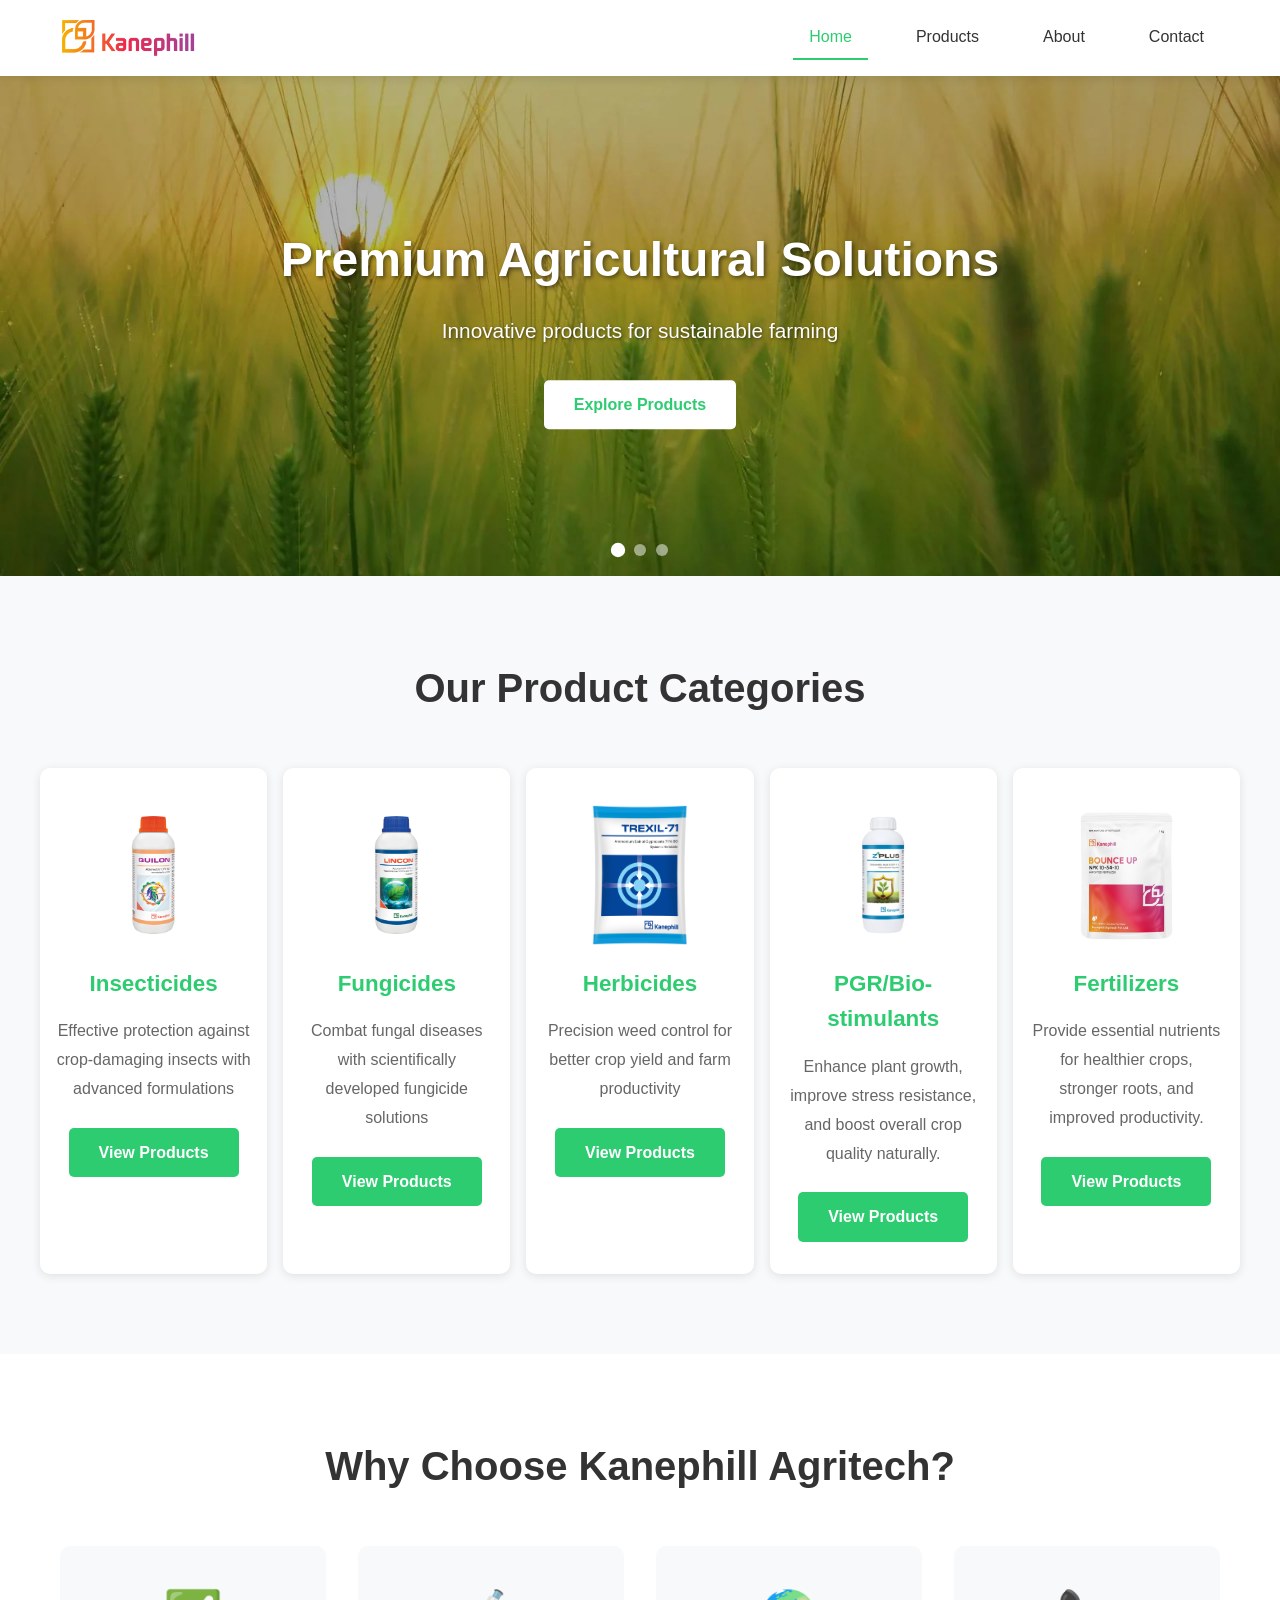
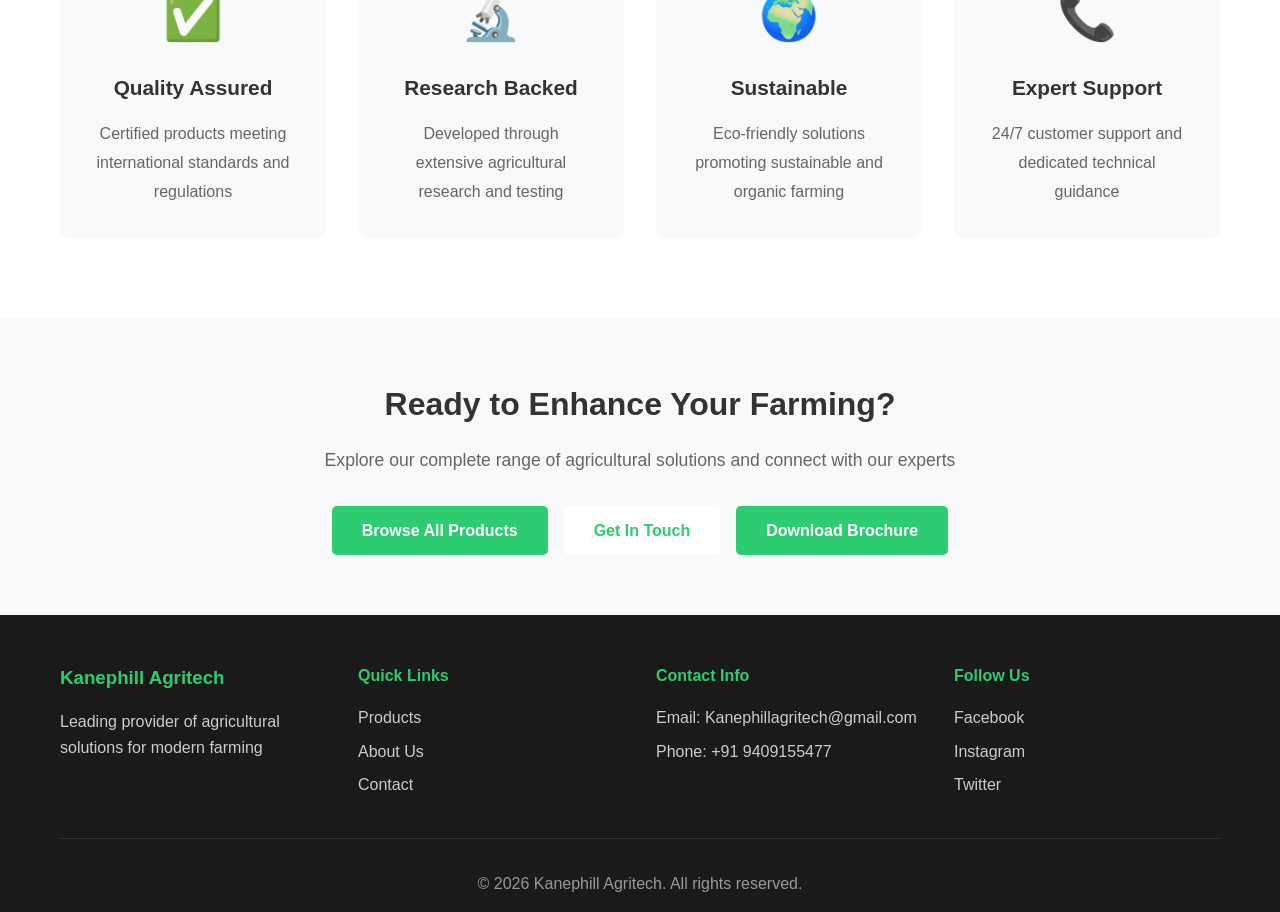
<file: index.html>
<!DOCTYPE html>
<html lang="en">

<head>
    <meta charset="UTF-8">
    <meta name="viewport" content="width=device-width, initial-scale=1.0">
    <title>Kanephill Agritech - Agricultural Solutions</title>
    <meta name="description"
        content="Kanephill Agritech delivers sustainable agricultural products and crop protection solutions for farmers across India, including insecticides, fungicides, herbicides, and fertilizers.">
    <meta name="keywords"
        content="Kanephill Agritech, agricultural solutions, agritech India, crop protection, insecticides, fungicides, herbicides, fertilizers">
    <meta name="robots" content="index, follow">
     <link rel="canonical" href="https://kanephillagritech.com/">
    <meta property="og:title" content="Kanephill Agritech - Agricultural Solutions" />
    <meta property="og:description"
        content="Premium agricultural solutions for sustainable farming, crop protection, and higher yields from Kanephill Agritech." />
    <meta property="og:image" content="Assets/Images/banner1.webp" />
    <meta property="og:url" content="https://kanephillagritech.com/" />
    <meta property="og:site_name" content="Kanephill Agritech" />
    <meta property="og:type" content="website" />
    <meta property="og:locale" content="en_IN" />
    <meta name="twitter:card" content="summary_large_image" />
    <meta name="twitter:title" content="Kanephill Agritech - Agricultural Solutions" />
    <meta name="twitter:description"
        content="Explore sustainable agritech products for Indian farmers, including crop protection and nutrient solutions." />
    <meta name="twitter:image" content="Assets/Images/banner1.webp" />
    <link rel="icon" type="image/png" sizes="32x32" href="/Assets/Images/Logo2.png">
    <link rel="stylesheet" href="Assets/style.css">
    
    <script type="application/ld+json">
    {
        "@context": "https://schema.org",
        "@type": "Organization",
        "name": "Kanephill Agritech",
        "logo": "Assets/Images/Logo.png",
        "sameAs": ["https://www.facebook.com/people/Kanephill-Agritech-Private-Limited/61563167587419/"]
    }
    </script>
</head>

<body>
    <!-- Navigation Bar -->
    <nav class="navbar">
        <div class="container">
            <div class="logo">
                <a href="index.html">
                    <img src="Assets/Images/Logo.png" alt="Kanephill Agritech Logo" class="logo-img">
                </a>
            </div>
            <div class="nav-menu" id="navMenu">
                <a href="index.html" class="active">Home</a>
                <a href="Assets/products.html">Products</a>
                <a href="Assets/about.html">About</a>
                <a href="Assets/contact.html">Contact</a>
            </div>
            <div class="hamburger" id="hamburger">
                <span></span>
                <span></span>
                <span></span>
            </div>
        </div>
    </nav>

    <!-- Hero Section with Banner Slider -->
    <div class="banner-slider">
        <div class="slides">
            <div class="slide">
                <img src="Assets/Images/banner1.webp" alt="Banner 1">
                <div class="slide-content">
                    <h2>Premium Agricultural Solutions</h2>
                    <p>Innovative products for sustainable farming</p>
                    <a href="Assets/products.html" class="btn btn-primary">Explore Products</a>
                </div>
            </div>
            <div class="slide">
                <img src="Assets/Images/banner2.jpeg" alt="Banner 2">
                <div class="slide-content">
                    <h2>Quality Crop Protection</h2>
                    <p>Protect your crops with our advanced solutions</p>
                    <a href="Assets/products.html" class="btn btn-primary">View Products</a>
                </div>
            </div>
            <div class="slide">
                <img src="Assets/Images/banner3.jpeg" alt="Banner 3">
                <div class="slide-content">
                    <h2>Growth Promoters & Fertilizers</h2>
                    <p>Enhance your yield with our premium products</p>
                    <a href="Assets/products.html" class="btn btn-primary">Learn More</a>
                </div>
            </div>
        </div>
        <div class="dots">
            <button class="dot active"></button>
            <button class="dot"></button>
            <button class="dot"></button>
        </div>
    </div>

    <!-- Featured Categories Section -->
    <section class="featured-products">
        <div class="container">
            <h2>Our Product Categories</h2>
            <div class="products-grid">
                <div class="product-card">
                    <div class="category-image">
                        <img src="Assets/Images/Products/KA-INS-001.png" alt="Insecticides">
                    </div>
                    <h3>Insecticides</h3>
                    <p>Effective protection against crop-damaging insects with advanced formulations</p>
                    <a href="Assets/products.html" class="btn btn-secondary">View Products</a>
                </div>
                <div class="product-card">
                    <div class="category-image">
                        <img src="Assets/Images/Products/KA-FUN-001.png" alt="Fungicides">
                    </div>
                    <h3>Fungicides</h3>
                    <p>Combat fungal diseases with scientifically developed fungicide solutions</p>
                    <a href="Assets/products.html" class="btn btn-secondary">View Products</a>
                </div>
                <div class="product-card">
                    <div class="category-image">
                        <img src="Assets/Images/Products/KA-HER-001.png" alt="Herbicides">
                    </div>
                    <h3>Herbicides</h3>
                    <p>Precision weed control for better crop yield and farm productivity</p>
                    <a href="Assets/products.html" class="btn btn-secondary">View Products</a>
                </div>
                <div class="product-card">
                    <div class="category-image">
                        <img src="Assets/Images/Products/KA-PGR-001.png" alt="PGR + Fertilizers">
                    </div>
                    <h3>PGR/Bio-stimulants</h3>
                    <p>Enhance plant growth, improve stress resistance, and boost overall crop quality naturally.</p>
                    <a href="Assets/products.html" class="btn btn-secondary">View Products</a>
                </div>
                <div class="product-card">
                    <div class="category-image">
                        <img src="Assets/Images/Products/KA-FR-001.png" alt="PGR + Fertilizers">
                    </div>
                    <h3>Fertilizers</h3>
                    <p>Provide essential nutrients for healthier crops, stronger roots, and improved productivity.</p>
                    <a href="Assets/products.html" class="btn btn-secondary">View Products</a>
                </div>
            </div>
        </div>
    </section>

    <!-- Why Choose Us -->
    <section class="why-us">
        <div class="container">
            <h2>Why Choose Kanephill Agritech?</h2>
            <div class="features-grid">
                <div class="feature">
                    <div class="feature-icon">✅</div>
                    <h3>Quality Assured</h3>
                    <p>Certified products meeting international standards and regulations</p>
                </div>
                <div class="feature">
                    <div class="feature-icon">🔬</div>
                    <h3>Research Backed</h3>
                    <p>Developed through extensive agricultural research and testing</p>
                </div>
                <div class="feature">
                    <div class="feature-icon">🌍</div>
                    <h3>Sustainable</h3>
                    <p>Eco-friendly solutions promoting sustainable and organic farming</p>
                </div>
                <div class="feature">
                    <div class="feature-icon">📞</div>
                    <h3>Expert Support</h3>
                    <p>24/7 customer support and dedicated technical guidance</p>
                </div>
            </div>
        </div>
    </section>

    <!-- Call to Action -->
    <section class="cta-section">
        <div class="container">
            <h2>Ready to Enhance Your Farming?</h2>
            <p>Explore our complete range of agricultural solutions and connect with our experts</p>
            <div class="cta-buttons">
                <a href="Assets/products.html" class="btn btn-secondary">Browse All Products</a>
                <a href="Assets/contact.html" class="btn btn-primary">Get In Touch</a>
                <a href="Assets/Kanephill_Brochure.pdf" class="btn btn-secondary" download="Kanephill_Brochure.pdf">Download
                    Brochure</a>
            </div>
        </div>
    </section>
    <!-- Developed for
Paresh Mali, Founder & MD — Kanephil Agritech

Website Developed By
Ankit Kushwaha — Freelance Developer

Project Executed By
Aurien Media
Rohit Shah — Founder & CEO

© All Rights Reserved by Aurien Media & Kanephil Agritech Pvt. Ltd. -->
    <!-- Footer -->
    <footer class="footer">
        <div class="container">
            <div class="footer-content">
                <div class="footer-section">
                    <h3>Kanephill Agritech</h3>
                    <p>Leading provider of agricultural solutions for modern farming</p>
                </div>
                <div class="footer-section">
                    <h4>Quick Links</h4>
                    <ul>
                        <li><a href="Assets/products.html">Products</a></li>
                        <li><a href="Assets/about.html">About Us</a></li>
                        <li><a href="Assets/contact.html">Contact</a></li>
                    </ul>
                </div>
                <div class="footer-section">
                    <h4>Contact Info</h4>
                    <p>Email: Kanephillagritech@gmail.com</p>
                    <p>Phone: +91 9409155477</p>
                </div>
                <div class="footer-section">
                    <h4>Follow Us</h4>
                    <ul>
                        <li><a
                                href="https://www.facebook.com/people/Kanephill-Agritech-Private-Limited/61563167587419/">Facebook</a>
                        </li>
                        <li><a href="https://www.instagram.com/kanephill_agritech_pvt_ltd">Instagram</a></li>
                        <li><a href="https://x.com/KLimited87195">Twitter</a></li>
                    </ul>
                </div>
            </div>
            <div class="footer-bottom">
                <p>&copy; 2026 Kanephill Agritech. All rights reserved.</p>
            </div>
        </div>
    </footer>

    <script src="Assets/main.js"></script>
    <script src="Assets/banner-slider.js"></script>
</body>

</html>
</file>
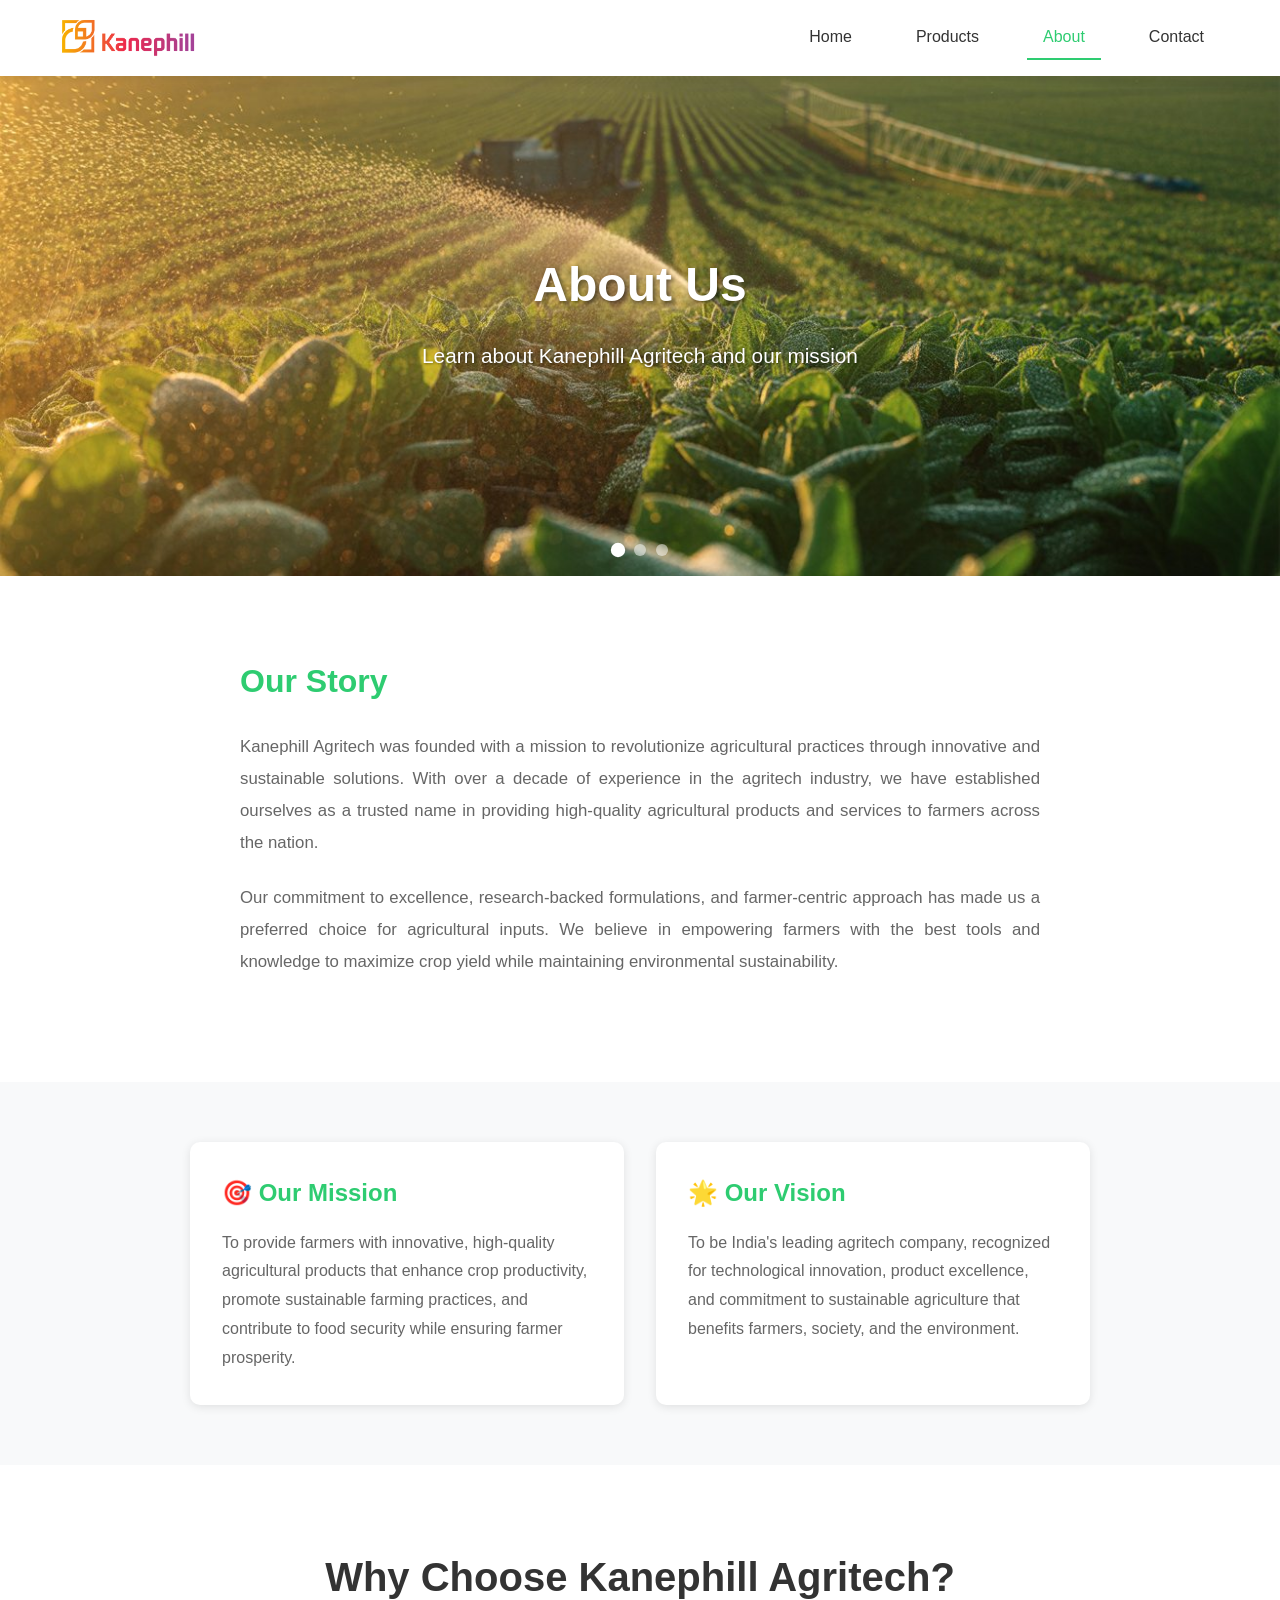
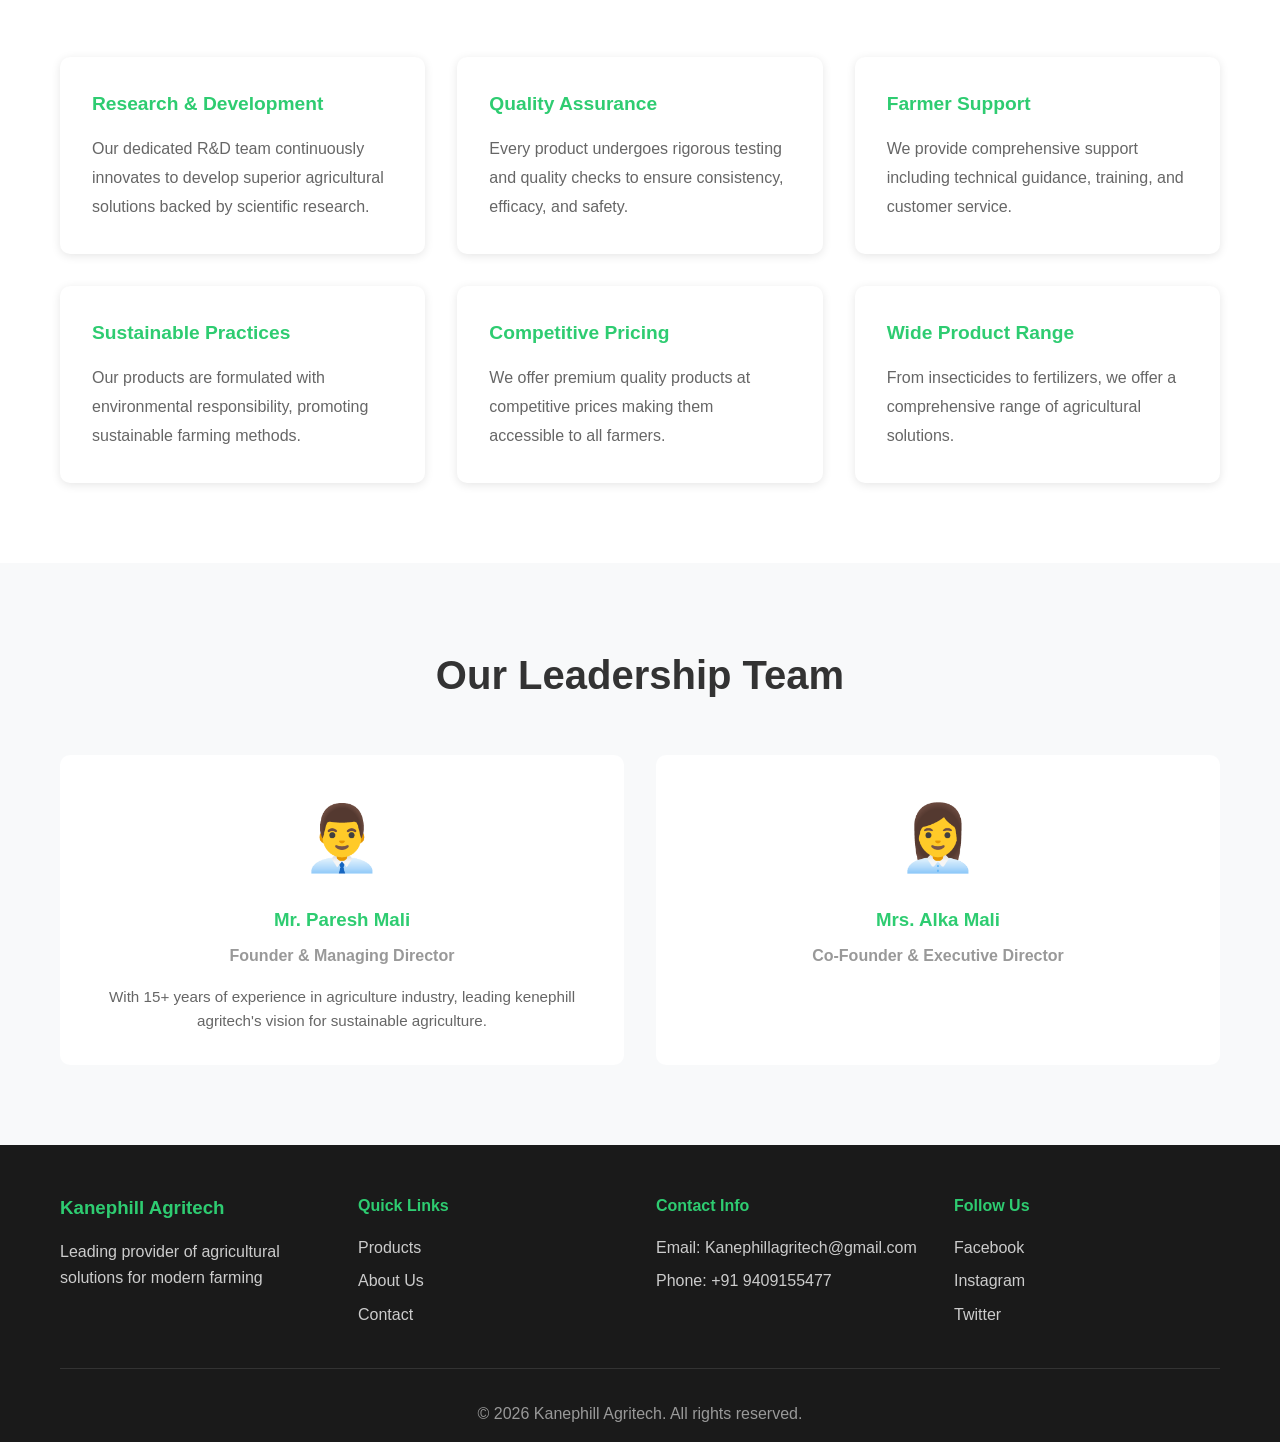
<file: Assets/about.html>
<!DOCTYPE html>
<html lang="en">
<head>
    <meta charset="UTF-8">
    <meta name="viewport" content="width=device-width, initial-scale=1.0">
    <title>About Us - Kanephill Agritech</title>
    <meta name="description" content="Learn about Kanephill Agritech's mission, vision, and commitment to sustainable agricultural solutions for farmers across India.">
    <meta name="keywords" content="Kanephill Agritech about, agritech mission, sustainable farming, crop protection, agricultural innovation">
    <meta name="robots" content="index, follow">
    <link rel="canonical" href="about.html">
    <meta property="og:title" content="About Kanephill Agritech" />
    <meta property="og:description" content="Discover Kanephill Agritech's mission, vision, and sustainable farming approach for reliable agricultural products." />
    <meta property="og:image" content="Images/banner3.jpeg" />
    <meta property="og:url" content="about.html" />
    <meta property="og:site_name" content="Kanephill Agritech" />
    <meta property="og:type" content="website" />
    <meta property="og:locale" content="en_IN" />
    <meta name="twitter:card" content="summary_large_image" />
    <meta name="twitter:title" content="About Kanephill Agritech" />
    <meta name="twitter:description" content="Learn about Kanephill Agritech's mission, vision, and sustainable agricultural solutions." />
    <meta name="twitter:image" content="Images/banner3.jpeg" />
    <link rel="icon" href="Images/Logo2.png">
    <link rel="stylesheet" href="style.css">
    <script type="application/ld+json">
    {
        "@context": "https://schema.org",
        "@type": "Organization",
        "name": "Kanephill Agritech",
        "logo": "Images/Logo.png",
        "sameAs": ["https://www.facebook.com/people/Kanephill-Agritech-Private-Limited/61563167587419/"]
    }
    </script>
</head>
<body>
    <!-- Navigation Bar -->
<nav class="navbar">
    <div class="container">
        <div class="logo">
            <a href="../index.html">
                <img src="Images/Logo.png" alt="Kanephill Agritech Logo" class="logo-img">
            </a>
        </div>
        <div class="nav-menu" id="navMenu">
            <a href="../index.html">Home</a>
            <a href="products.html">Products</a>
            <a href="about.html" class="active">About</a>
            <a href="contact.html">Contact</a>
        </div>
        <div class="hamburger" id="hamburger">
            <span></span>
            <span></span>
            <span></span>
        </div>
    </div>
</nav>

    <!-- Page Header with Banner -->
    <div class="banner-slider">
        <div class="slides">
            <div class="slide">
                <img src="Images/banner3.jpeg" alt="About Banner">
                <div class="slide-content">
                    <h2>About Us</h2>
                    <p>Learn about Kanephill Agritech and our mission</p>
                </div>
            </div>
            <div class="slide">
                <img src="Images/banner2.jpeg" alt="About Banner 2">
                <div class="slide-content">
                    <h2>Our Vision</h2>
                    <p>Leading agricultural innovation for a sustainable future</p>
                </div>
            </div>
            <div class="slide">
                <img src="Images/banner1.webp" alt="About Banner 3">
                <div class="slide-content">
                    <h2>Our Commitment</h2>
                    <p>Quality products and expert support for farmers</p>
                </div>
            </div>
        </div>
        <div class="dots">
            <button class="dot active"></button>
            <button class="dot"></button>
            <button class="dot"></button>
        </div>
    </div>

    <!-- About Section -->
    <section class="about-section">
        <div class="container">
            <div class="about-content">
                <div class="about-text">
                    <h2>Our Story</h2>
                    <p>
                        Kanephill Agritech was founded with a mission to revolutionize agricultural practices through 
                        innovative and sustainable solutions. With over a decade of experience in the agritech industry, 
                        we have established ourselves as a trusted name in providing high-quality agricultural products 
                        and services to farmers across the nation.
                    </p>
                    <p>
                        Our commitment to excellence, research-backed formulations, and farmer-centric approach has made 
                        us a preferred choice for agricultural inputs. We believe in empowering farmers with the best tools 
                        and knowledge to maximize crop yield while maintaining environmental sustainability.
                    </p>
                </div>
            </div>
        </div>
    </section>

    <!-- Mission & Vision -->
    <section class="mission-vision">
        <div class="container">
            <div class="mv-grid">
                <div class="mv-card">
                    <h3>🎯 Our Mission</h3>
                    <p>
                        To provide farmers with innovative, high-quality agricultural products that enhance crop productivity, 
                        promote sustainable farming practices, and contribute to food security while ensuring farmer prosperity.
                    </p>
                </div>
                <div class="mv-card">
                    <h3>🌟 Our Vision</h3>
                    <p>
                        To be India's leading agritech company, recognized for technological innovation, product excellence, 
                        and commitment to sustainable agriculture that benefits farmers, society, and the environment.
                    </p>
                </div>
            </div>
        </div>
    </section>

    <!-- Why Choose Us -->
    <section class="why-choose-us">
        <div class="container">
            <h2>Why Choose Kanephill Agritech?</h2>
            <div class="choose-grid">
                <div class="choose-item">
                    <h3>Research & Development</h3>
                    <p>Our dedicated R&D team continuously innovates to develop superior agricultural solutions backed by scientific research.</p>
                </div>
                <div class="choose-item">
                    <h3>Quality Assurance</h3>
                    <p>Every product undergoes rigorous testing and quality checks to ensure consistency, efficacy, and safety.</p>
                </div>
                <div class="choose-item">
                    <h3>Farmer Support</h3>
                    <p>We provide comprehensive support including technical guidance, training, and customer service.</p>
                </div>
                <div class="choose-item">
                    <h3>Sustainable Practices</h3>
                    <p>Our products are formulated with environmental responsibility, promoting sustainable farming methods.</p>
                </div>
                <div class="choose-item">
                    <h3>Competitive Pricing</h3>
                    <p>We offer premium quality products at competitive prices making them accessible to all farmers.</p>
                </div>
                <div class="choose-item">
                    <h3>Wide Product Range</h3>
                    <p>From insecticides to fertilizers, we offer a comprehensive range of agricultural solutions.</p>
                </div>
            </div>
        </div>
    </section>

    <!-- Team Section -->
    <section class="team-section">
        <div class="container">
            <h2>Our Leadership Team</h2>
            <div class="team-grid">
                <div class="team-member">
                    <div class="member-avatar">👨‍💼</div>
                    <h3>Mr. Paresh Mali</h3>
                    <p class="member-position">Founder & Managing Director</p>
                    <p class="member-bio">With 15+ years of experience in agriculture industry, leading kenephill agritech's vision for sustainable agriculture.</p>
                </div>
                <div class="team-member">
                    <div class="member-avatar">👩‍💼</div>
                    <h3>Mrs. Alka Mali</h3>
                    <p class="member-position">Co-Founder & Executive Director</p>
                </div>
            </div>
        </div>
    </section>

        <!-- Developed for
Paresh Mali, Founder & MD — Kanephil Agritech

Website Developed By
Ankit Kushwaha — Freelance Developer

Project Executed By
Aurien Media
Rohit Shah — Founder & CEO

© All Rights Reserved by Aurien Media & Kanephil Agritech Pvt. Ltd. -->

    <!-- Footer -->
    <footer class="footer">
        <div class="container">
            <div class="footer-content">
                <div class="footer-section">
                    <h3>Kanephill Agritech</h3>
                    <p>Leading provider of agricultural solutions for modern farming</p>
                </div>
                <div class="footer-section">
                    <h4>Quick Links</h4>
                    <ul>
                        <li><a href="products.html">Products</a></li>
                        <li><a href="about.html">About Us</a></li>
                        <li><a href="contact.html">Contact</a></li>
                    </ul>
                </div>
                <div class="footer-section">
                    <h4>Contact Info</h4>
                    <p>Email: Kanephillagritech@gmail.com</p>
                    <p>Phone: +91 9409155477</p>
                </div>
                <div class="footer-section">
                    <h4>Follow Us</h4>
                    <ul>
                        <li><a href="https://www.facebook.com/people/Kanephill-Agritech-Private-Limited/61563167587419/">Facebook</a></li>
                        <li><a href="https://www.instagram.com/kanephill_agritech_pvt_ltd">Instagram</a></li>
                        <li><a href="https://x.com/KLimited87195">Twitter</a></li>
                    </ul>
                </div>
            </div>
            <div class="footer-bottom">
                <p>&copy; 2026 Kanephill Agritech. All rights reserved.</p>
            </div>
        </div>
    </footer>

    <script src="main.js"></script>
    <script src="banner-slider.js"></script>
</body>
</html>
</file>
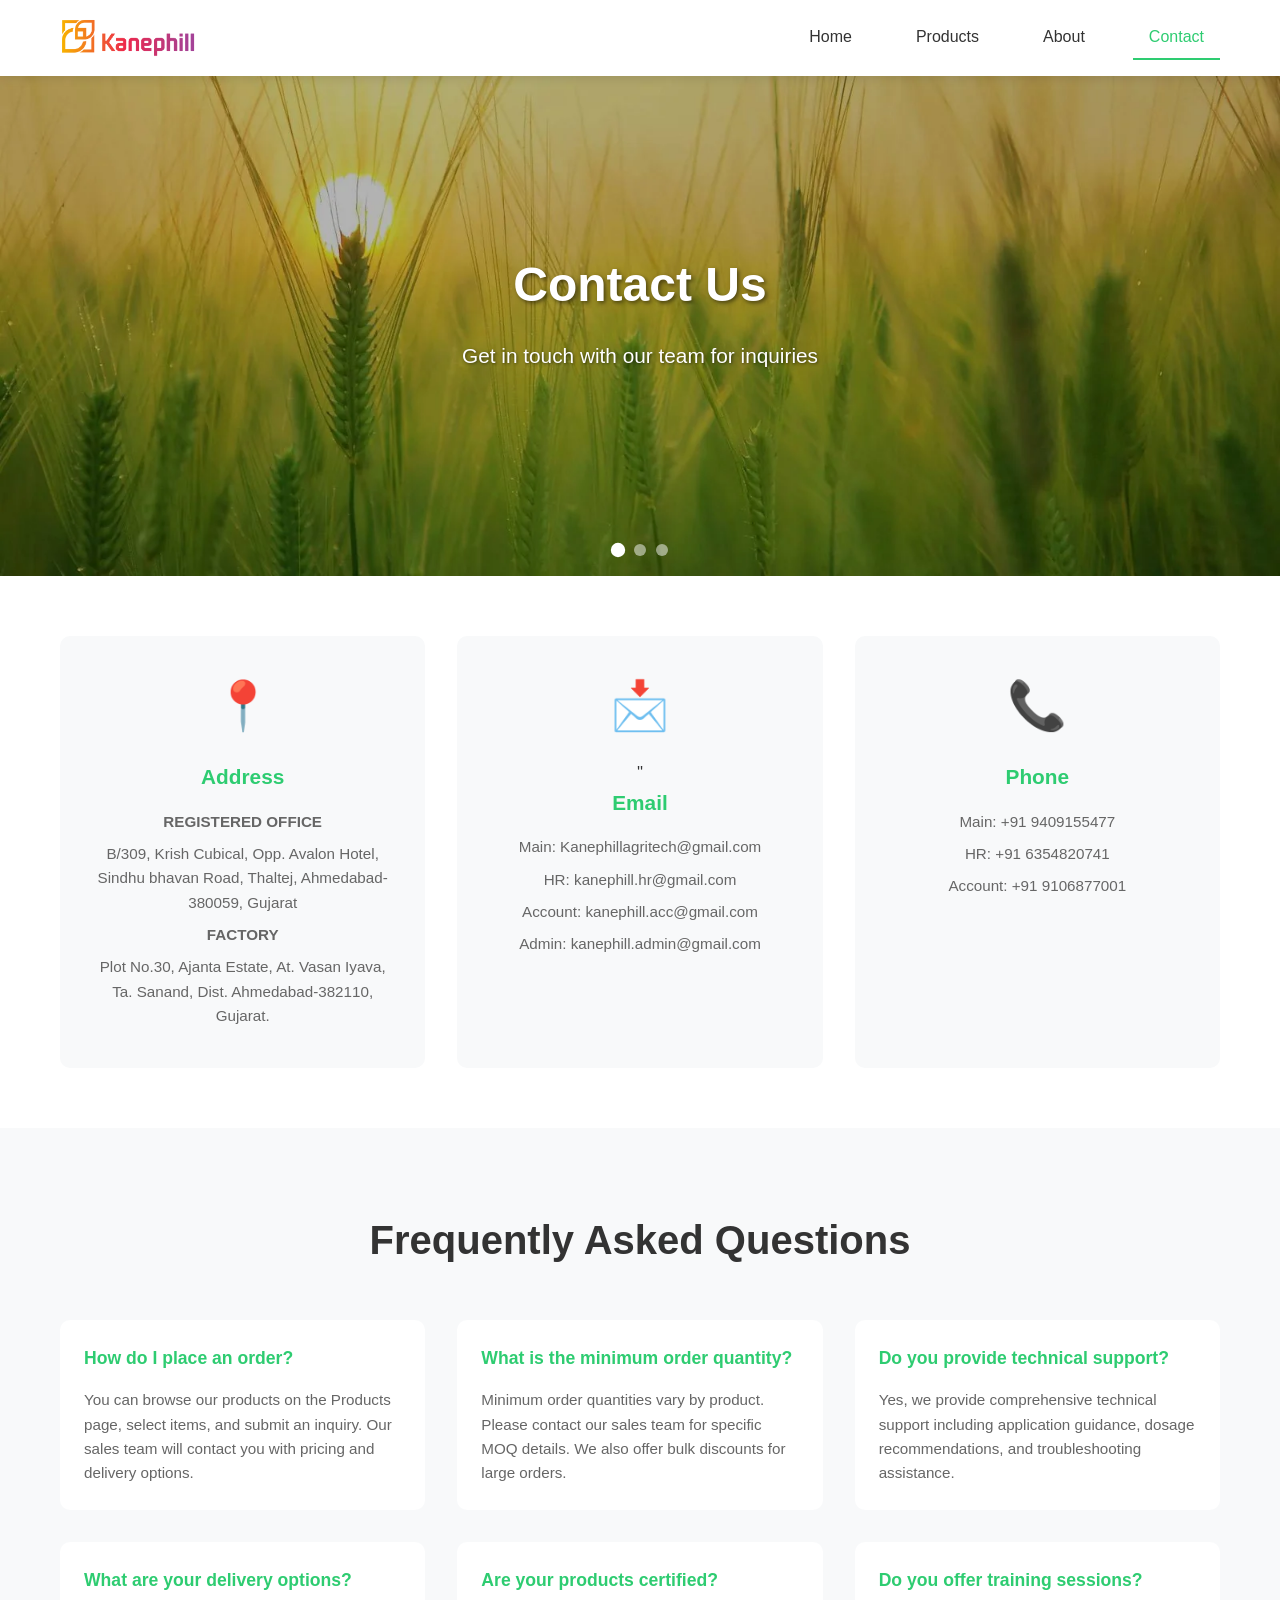
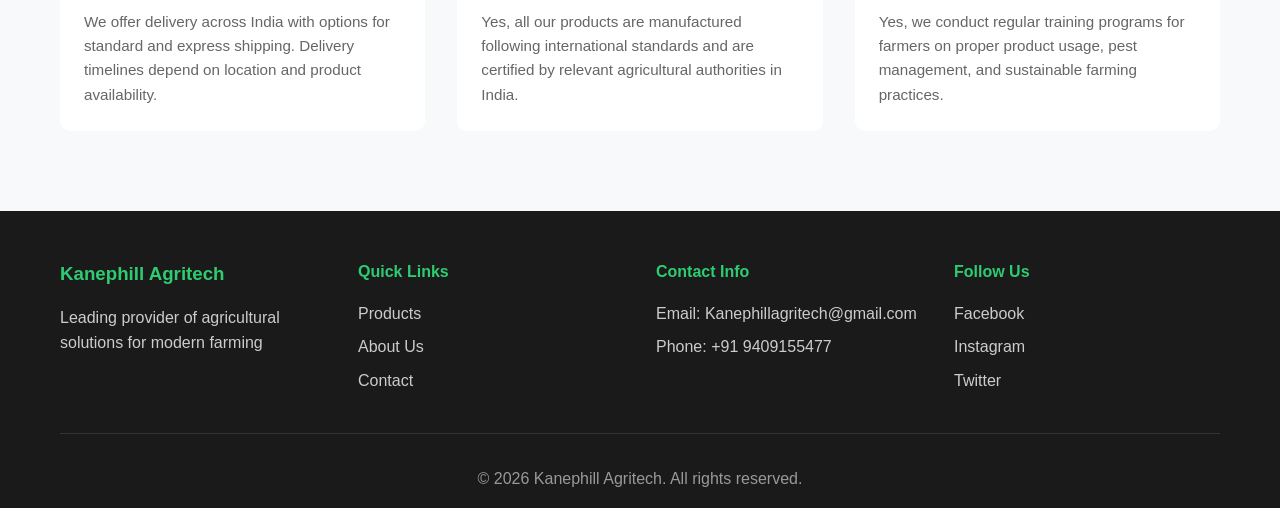
<file: Assets/contact.html>
<!DOCTYPE html>
<html lang="en">
<head>
    <meta charset="UTF-8">
    <meta name="viewport" content="width=device-width, initial-scale=1.0">
    <title>Contact Us - Kanephill Agritech</title>
    <meta name="description" content="Contact Kanephill Agritech for sales inquiries, technical support, and farmer assistance on agricultural products and crop solutions.">
    <meta name="keywords" content="Kanephill Agritech contact, agricultural support, farm products inquiry, crop solutions, agritech help">
    <meta name="robots" content="index, follow">
    <link rel="canonical" href="contact.html">
    <meta property="og:title" content="Contact Kanephill Agritech" />
    <meta property="og:description" content="Get in touch with Kanephill Agritech for product inquiries, support, and sustainable agriculture solutions." />
    <meta property="og:image" content="Images/banner1.webp" />
    <meta property="og:url" content="contact.html" />
    <meta property="og:site_name" content="Kanephill Agritech" />
    <meta property="og:type" content="website" />
    <meta property="og:locale" content="en_IN" />
    <meta name="twitter:card" content="summary_large_image" />
    <meta name="twitter:title" content="Contact Kanephill Agritech" />
    <meta name="twitter:description" content="Reach out to Kanephill Agritech for support and inquiries about agricultural products and sustainable farming." />
    <meta name="twitter:image" content="Images/banner1.webp" />
    <link rel="icon" href="Images/Logo2.png">
    <link rel="stylesheet" href="style.css">
    <script type="application/ld+json">
    {
        "@context": "https://schema.org",
        "@type": "Organization",
        "name": "Kanephill Agritech",
        "logo": "Images/Logo.png",
        "sameAs": ["https://www.facebook.com/people/Kanephill-Agritech-Private-Limited/61563167587419/"]
    }
    </script>
</head>
<body>
    <!-- Navigation Bar -->
<nav class="navbar">
    <div class="container">
        <div class="logo">
            <a href="../index.html">
                <img src="Images/Logo.png" alt="Kanephill Agritech Logo" class="logo-img">
            </a>
        </div>
        <div class="nav-menu" id="navMenu">
            <a href="../index.html">Home</a>
            <a href="products.html">Products</a>
            <a href="about.html">About</a>
            <a href="contact.html" class="active">Contact</a>
        </div>
        <div class="hamburger" id="hamburger">
            <span></span>
            <span></span>
            <span></span>
        </div>
    </div>
</nav>

    <!-- Page Header with Banner -->
    <div class="banner-slider">
        <div class="slides">
            <div class="slide">
                <img src="Images/banner1.webp" alt="Contact Banner">
                <div class="slide-content">
                    <h2>Contact Us</h2>
                    <p>Get in touch with our team for inquiries</p>
                </div>
            </div>
            <div class="slide">
                <img src="Images/banner1.webp" alt="Contact Banner 2">
                <div class="slide-content">
                    <h2>We're Here to Help</h2>
                    <p>Reach out for any questions or support</p>
                </div>
            </div>
            <div class="slide">
                <img src="Images/banner1.webp" alt="Contact Banner 3">
                <div class="slide-content">
                    <h2>Connect With Us</h2>
                    <p>Join the Kanephill Agritech family</p>
                </div>
            </div>
        </div>
        <div class="dots">
            <button class="dot active"></button>
            <button class="dot"></button>
            <button class="dot"></button>
        </div>
    </div>

    <!-- Contact Information -->
    <section class="contact-info">
        <div class="container">
            <div class="info-grid">
                <div class="info-card">
                    <div class="info-icon">📍</div>
                    <h3>Address</h3>
                    <p><b>REGISTERED OFFICE</b></p>
                    <p>B/309, Krish Cubical, Opp. Avalon Hotel, Sindhu bhavan Road, Thaltej, Ahmedabad-380059, Gujarat</p>
                    <p><b>FACTORY</b></p>
                    <p>Plot No.30, Ajanta Estate, At. Vasan Iyava, Ta. Sanand, Dist. Ahmedabad-382110, Gujarat.</p>
                </div>
                <div class="info-card">
                    <div class="info-icon">📩</div>''
                    <h3>Email</h3>
                    <p>Main: Kanephillagritech@gmail.com</p>
                    <p>HR: kanephill.hr@gmail.com</p>
                    <p>Account: kanephill.acc@gmail.com</p>
                    <p>Admin: kanephill.admin@gmail.com</p>
                </div>
                <div class="info-card">
                    <div class="info-icon">📞</div>
                    <h3>Phone</h3>
                    <p>Main: +91 9409155477</p>
                    <p>HR: +91 6354820741</p>
                    <p>Account: +91 9106877001</p>
                </div>
            </div>
        </div>
    </section>

    <!-- FAQ Section -->
    <section class="faq-section">
        <div class="container">
            <h2>Frequently Asked Questions</h2>
            <div class="faq-grid">
                <div class="faq-item">
                    <h3>How do I place an order?</h3>
                    <p>You can browse our products on the Products page, select items, and submit an inquiry. Our sales team will contact you with pricing and delivery options.</p>
                </div>
                <div class="faq-item">
                    <h3>What is the minimum order quantity?</h3>
                    <p>Minimum order quantities vary by product. Please contact our sales team for specific MOQ details. We also offer bulk discounts for large orders.</p>
                </div>
                <div class="faq-item">
                    <h3>Do you provide technical support?</h3>
                    <p>Yes, we provide comprehensive technical support including application guidance, dosage recommendations, and troubleshooting assistance.</p>
                </div>
                <div class="faq-item">
                    <h3>What are your delivery options?</h3>
                    <p>We offer delivery across India with options for standard and express shipping. Delivery timelines depend on location and product availability.</p>
                </div>
                <div class="faq-item">
                    <h3>Are your products certified?</h3>
                    <p>Yes, all our products are manufactured following international standards and are certified by relevant agricultural authorities in India.</p>
                </div>
                <div class="faq-item">
                    <h3>Do you offer training sessions?</h3>
                    <p>Yes, we conduct regular training programs for farmers on proper product usage, pest management, and sustainable farming practices.</p>
                </div>
            </div>
        </div>
    </section>
    
    <!-- Developed for
Paresh Mali, Founder & MD — Kanephil Agritech

Website Developed By
Ankit Kushwaha — Freelance Developer

Project Executed By
Aurien Media
Rohit Shah — Founder & CEO

© All Rights Reserved by Aurien Media & Kanephil Agritech Pvt. Ltd. -->

    <!-- Footer -->
    <footer class="footer">
        <div class="container">
            <div class="footer-content">
                <div class="footer-section">
                    <h3>Kanephill Agritech</h3>
                    <p>Leading provider of agricultural solutions for modern farming</p>
                </div>
                <div class="footer-section">
                    <h4>Quick Links</h4>
                    <ul>
                        <li><a href="products.html">Products</a></li>
                        <li><a href="about.html">About Us</a></li>
                        <li><a href="contact.html">Contact</a></li>
                    </ul>
                </div>
                <div class="footer-section">
                    <h4>Contact Info</h4>
                    <p>Email: Kanephillagritech@gmail.com</p>
                    <p>Phone: +91 9409155477</p>
                </div>
                <div class="footer-section">
                    <h4>Follow Us</h4>
                    <ul>
                        <li><a href="https://www.facebook.com/people/Kanephill-Agritech-Private-Limited/61563167587419/">Facebook</a></li>
                        <li><a href="https://www.instagram.com/kanephill_agritech_pvt_ltd">Instagram</a></li>
                        <li><a href="https://x.com/KLimited87195">Twitter</a></li>
                    </ul>
                </div>
            </div>
            <div class="footer-bottom">
                <p>&copy; 2026 Kanephill Agritech. All rights reserved.</p>
            </div>
        </div>
    </footer>

    <script src="main.js"></script>
    <script src="banner-slider.js"></script>
</body>
</html>
</file>
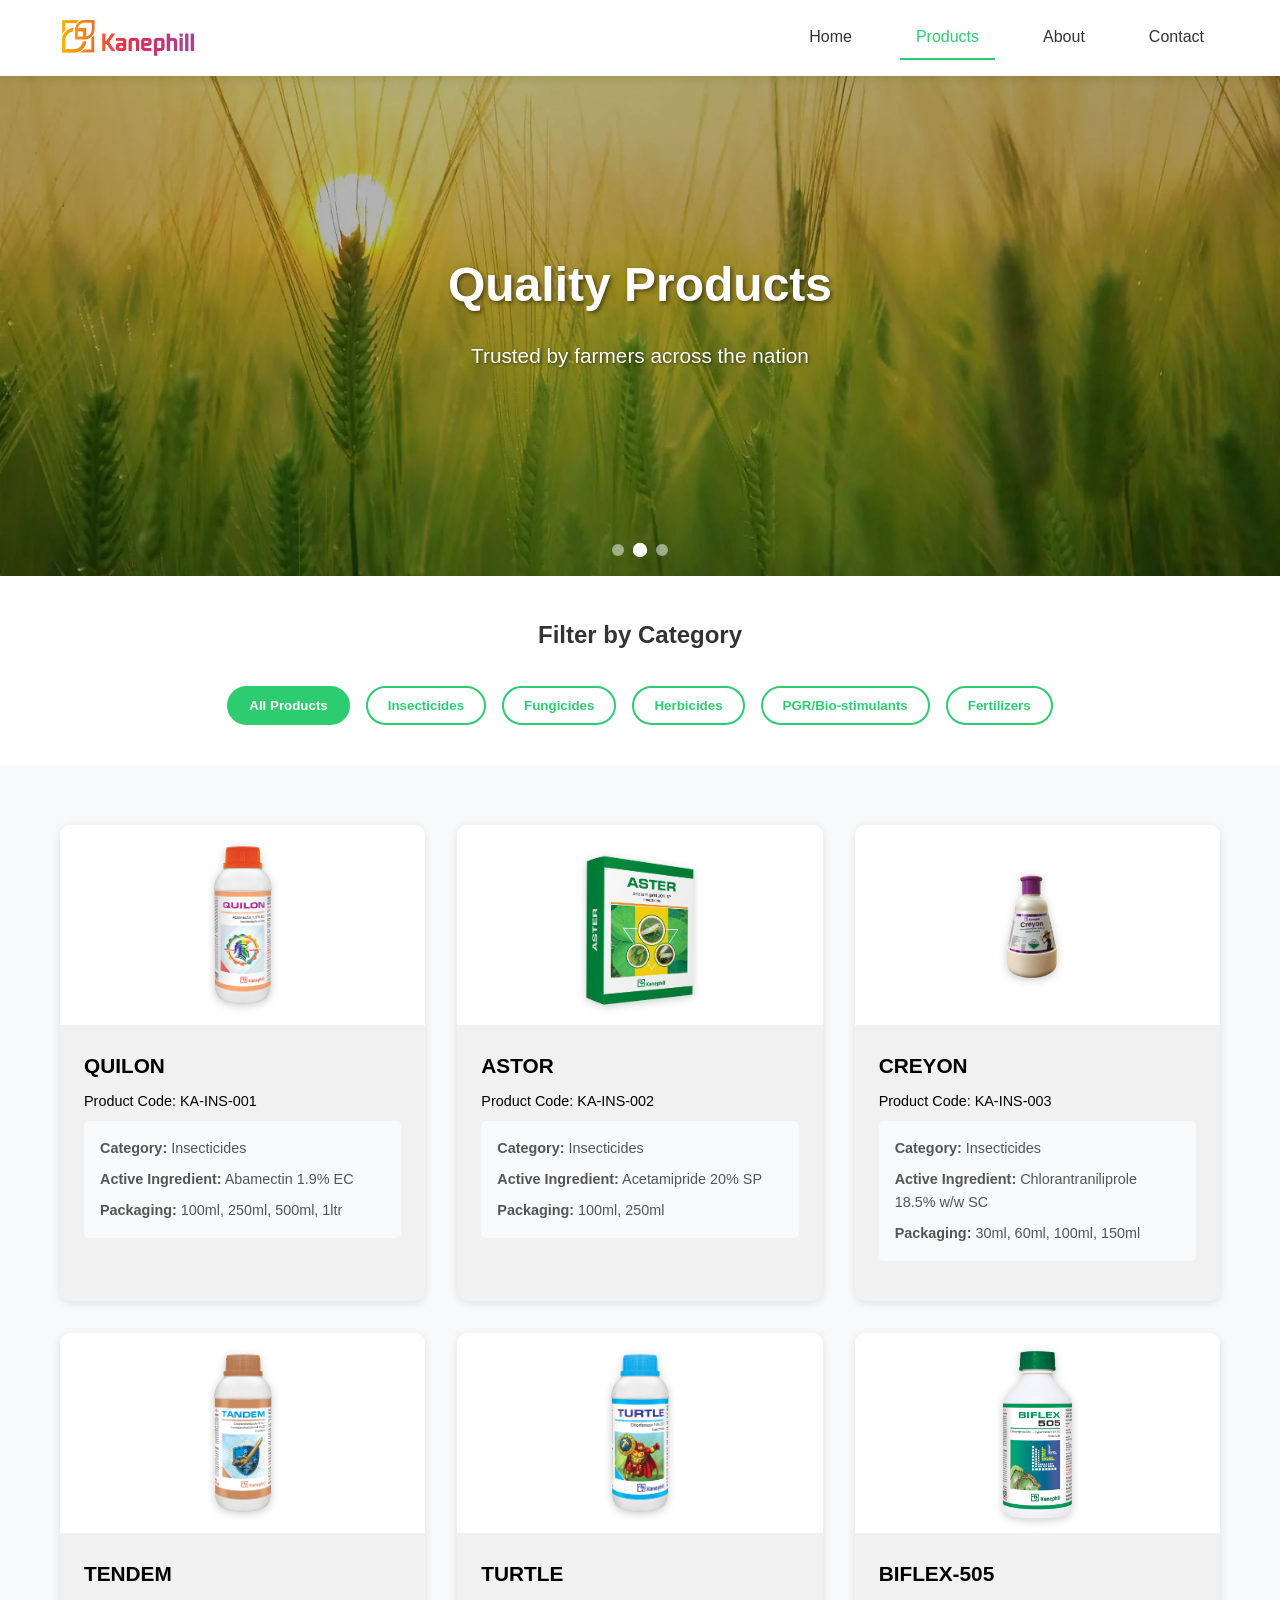
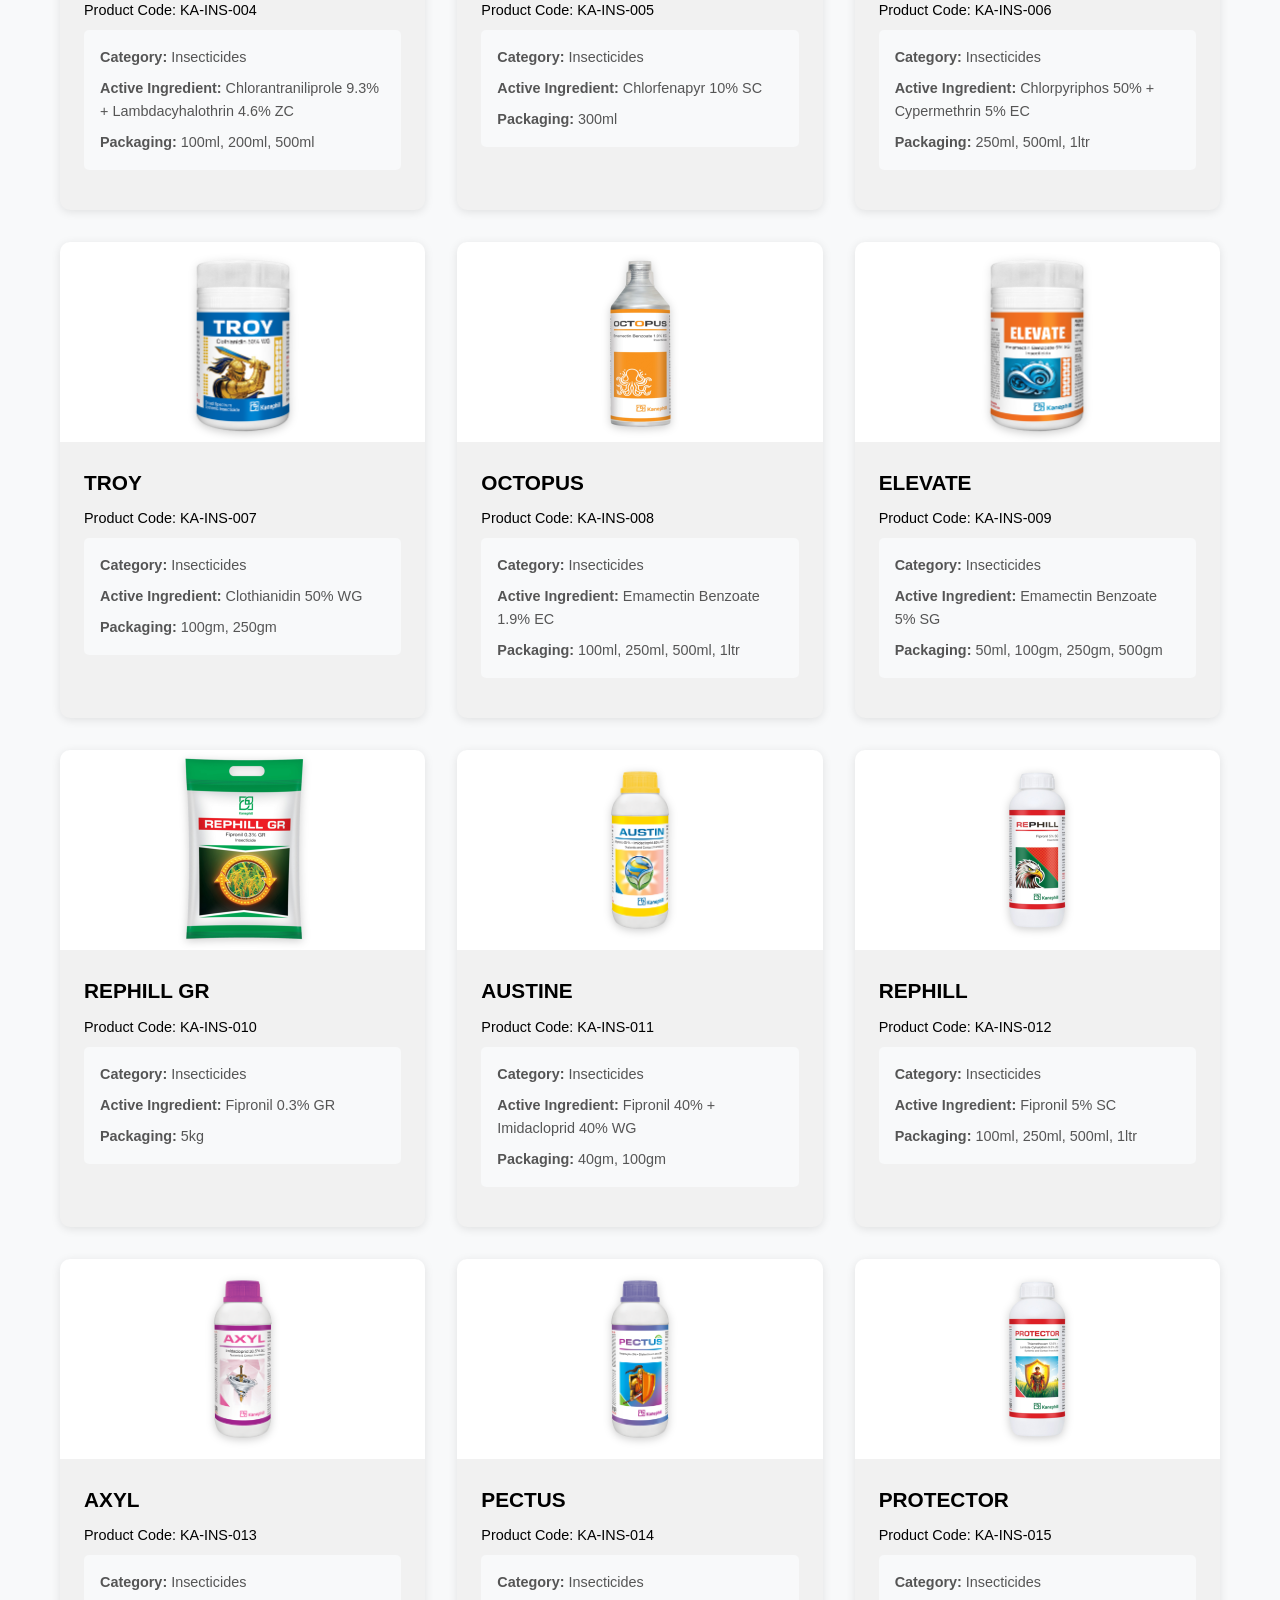
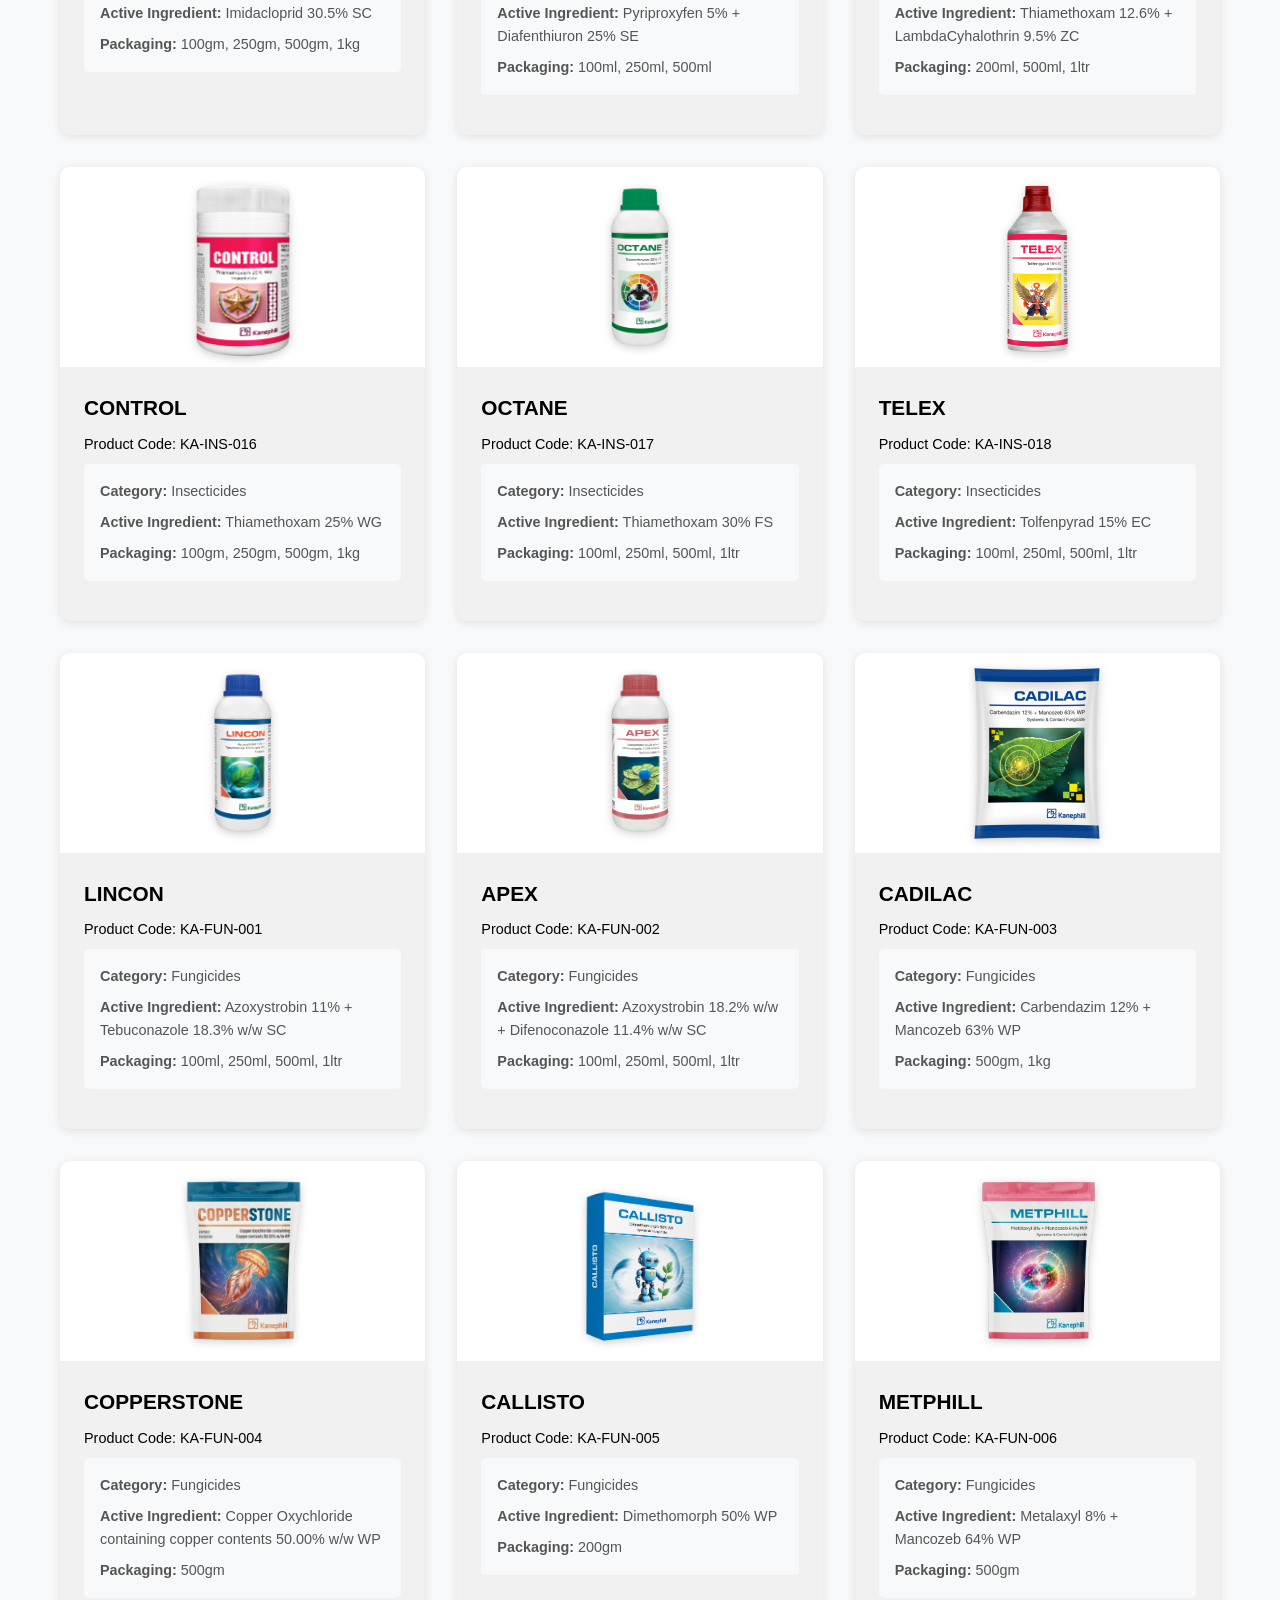
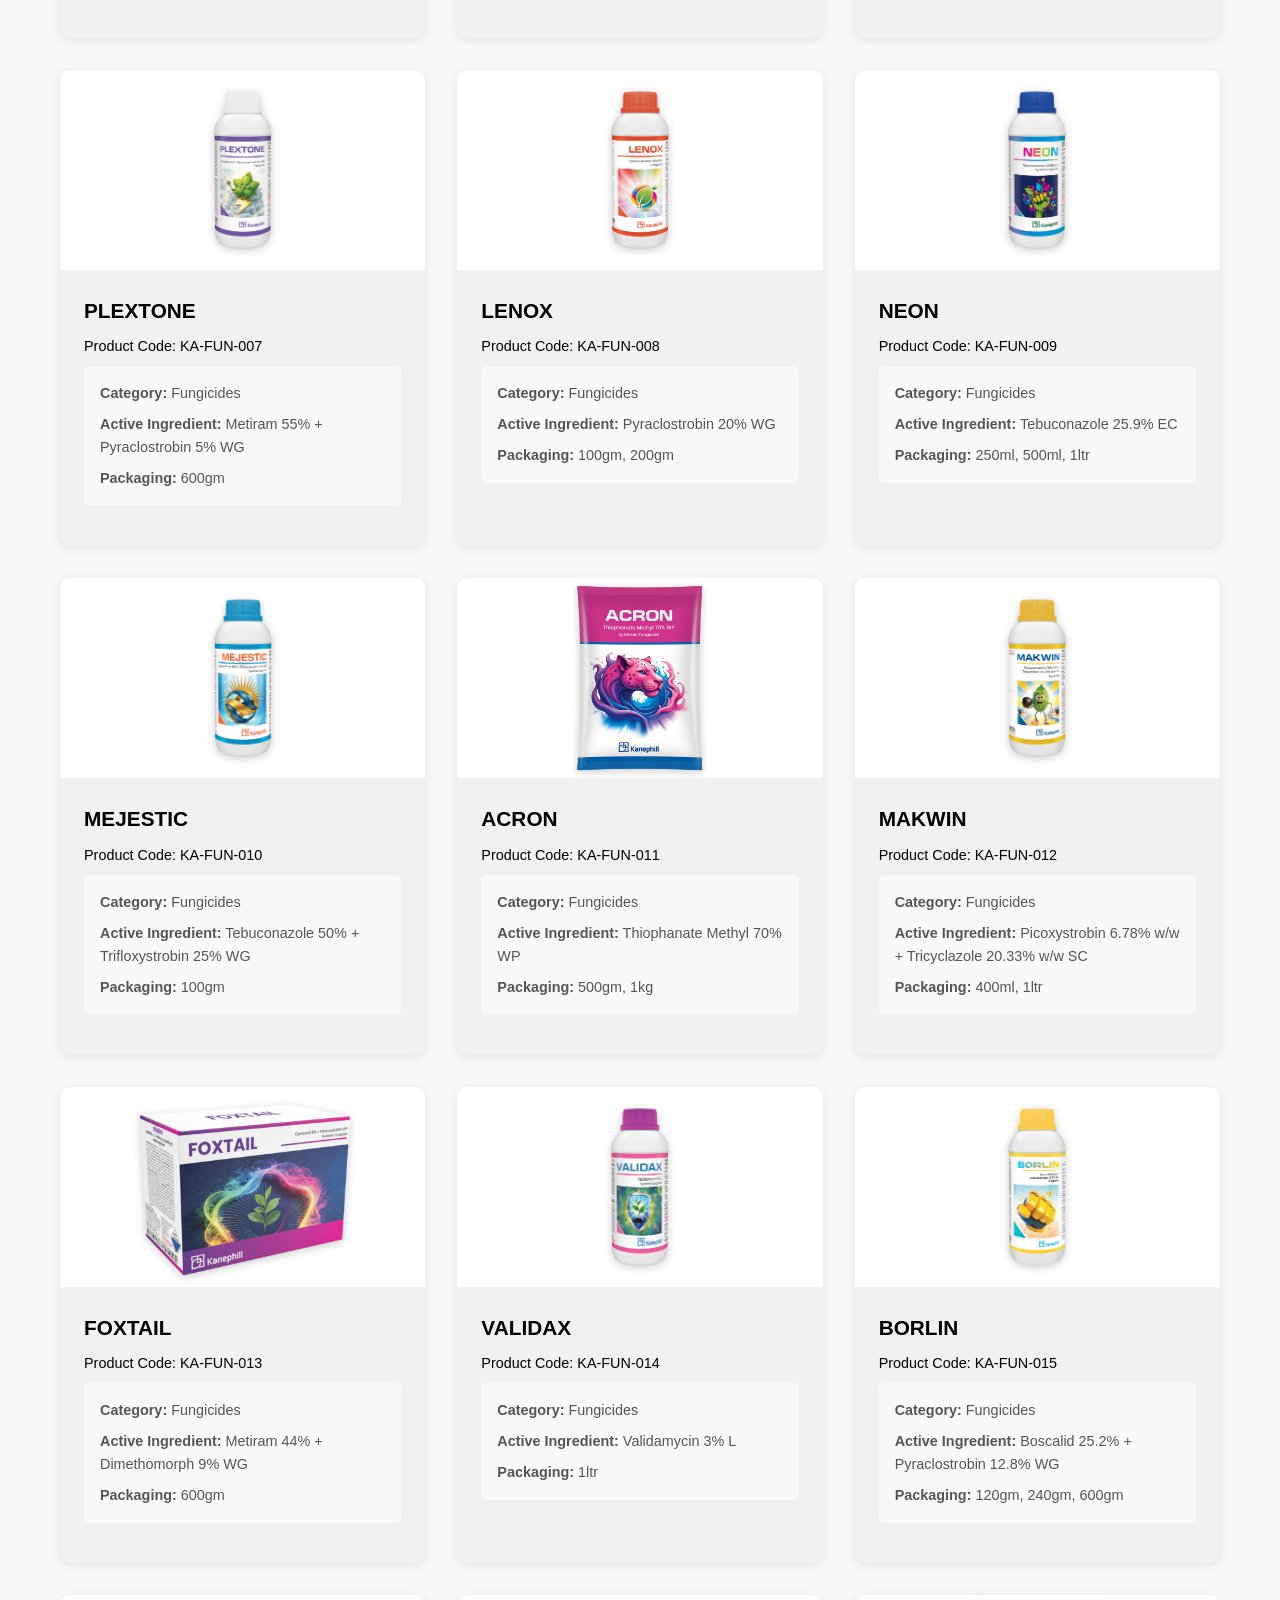
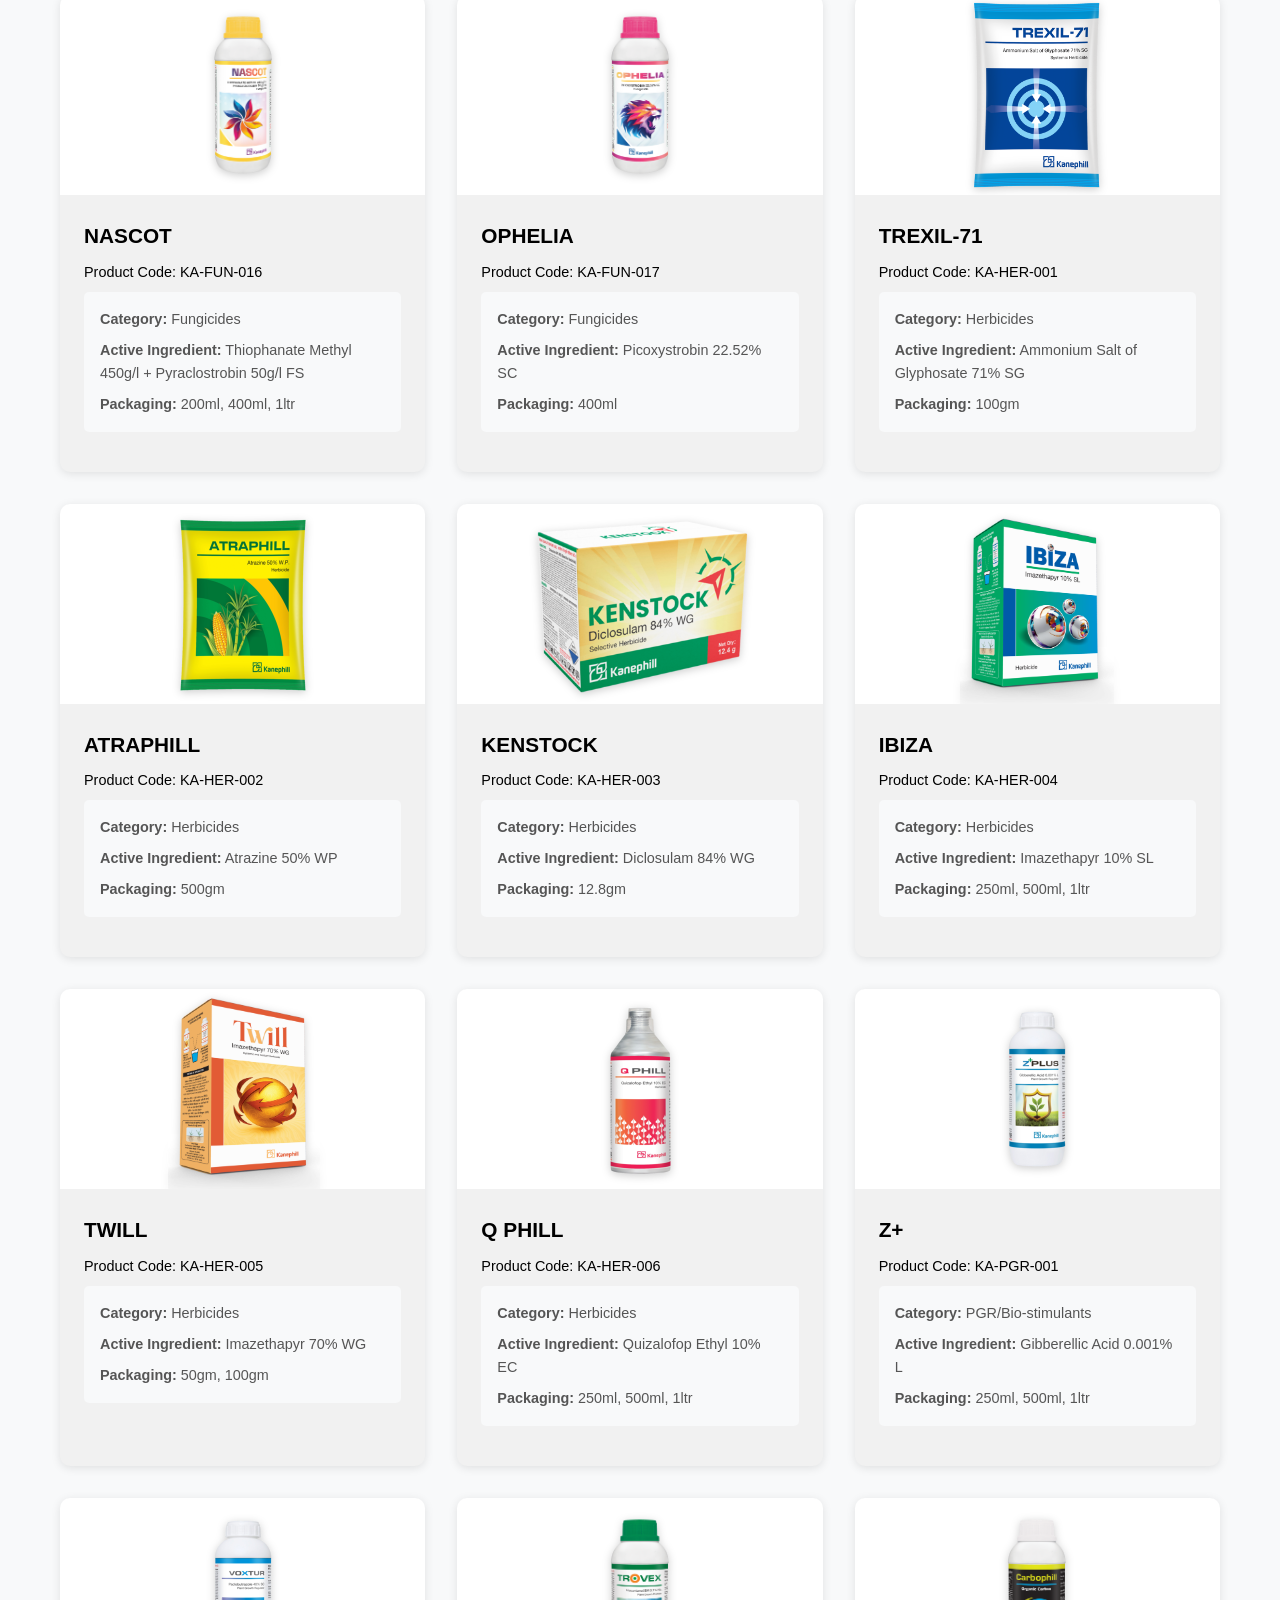
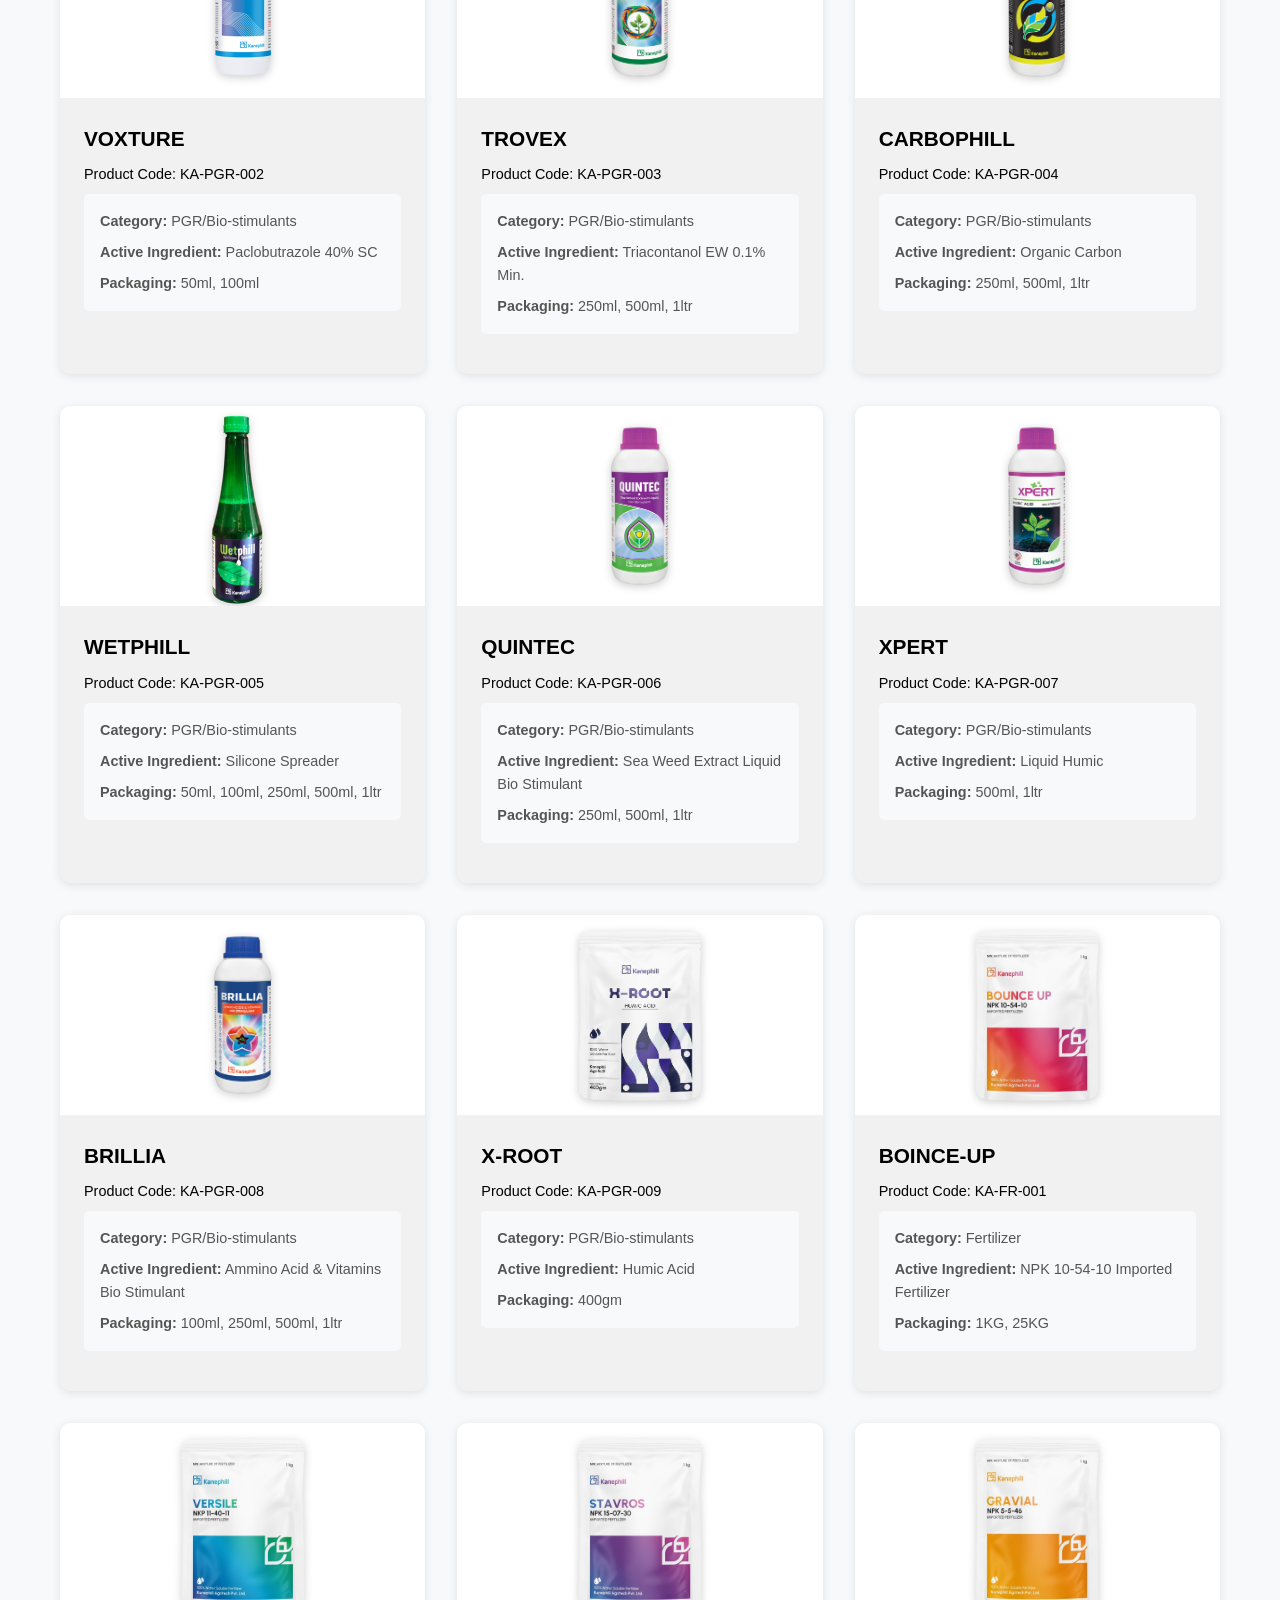
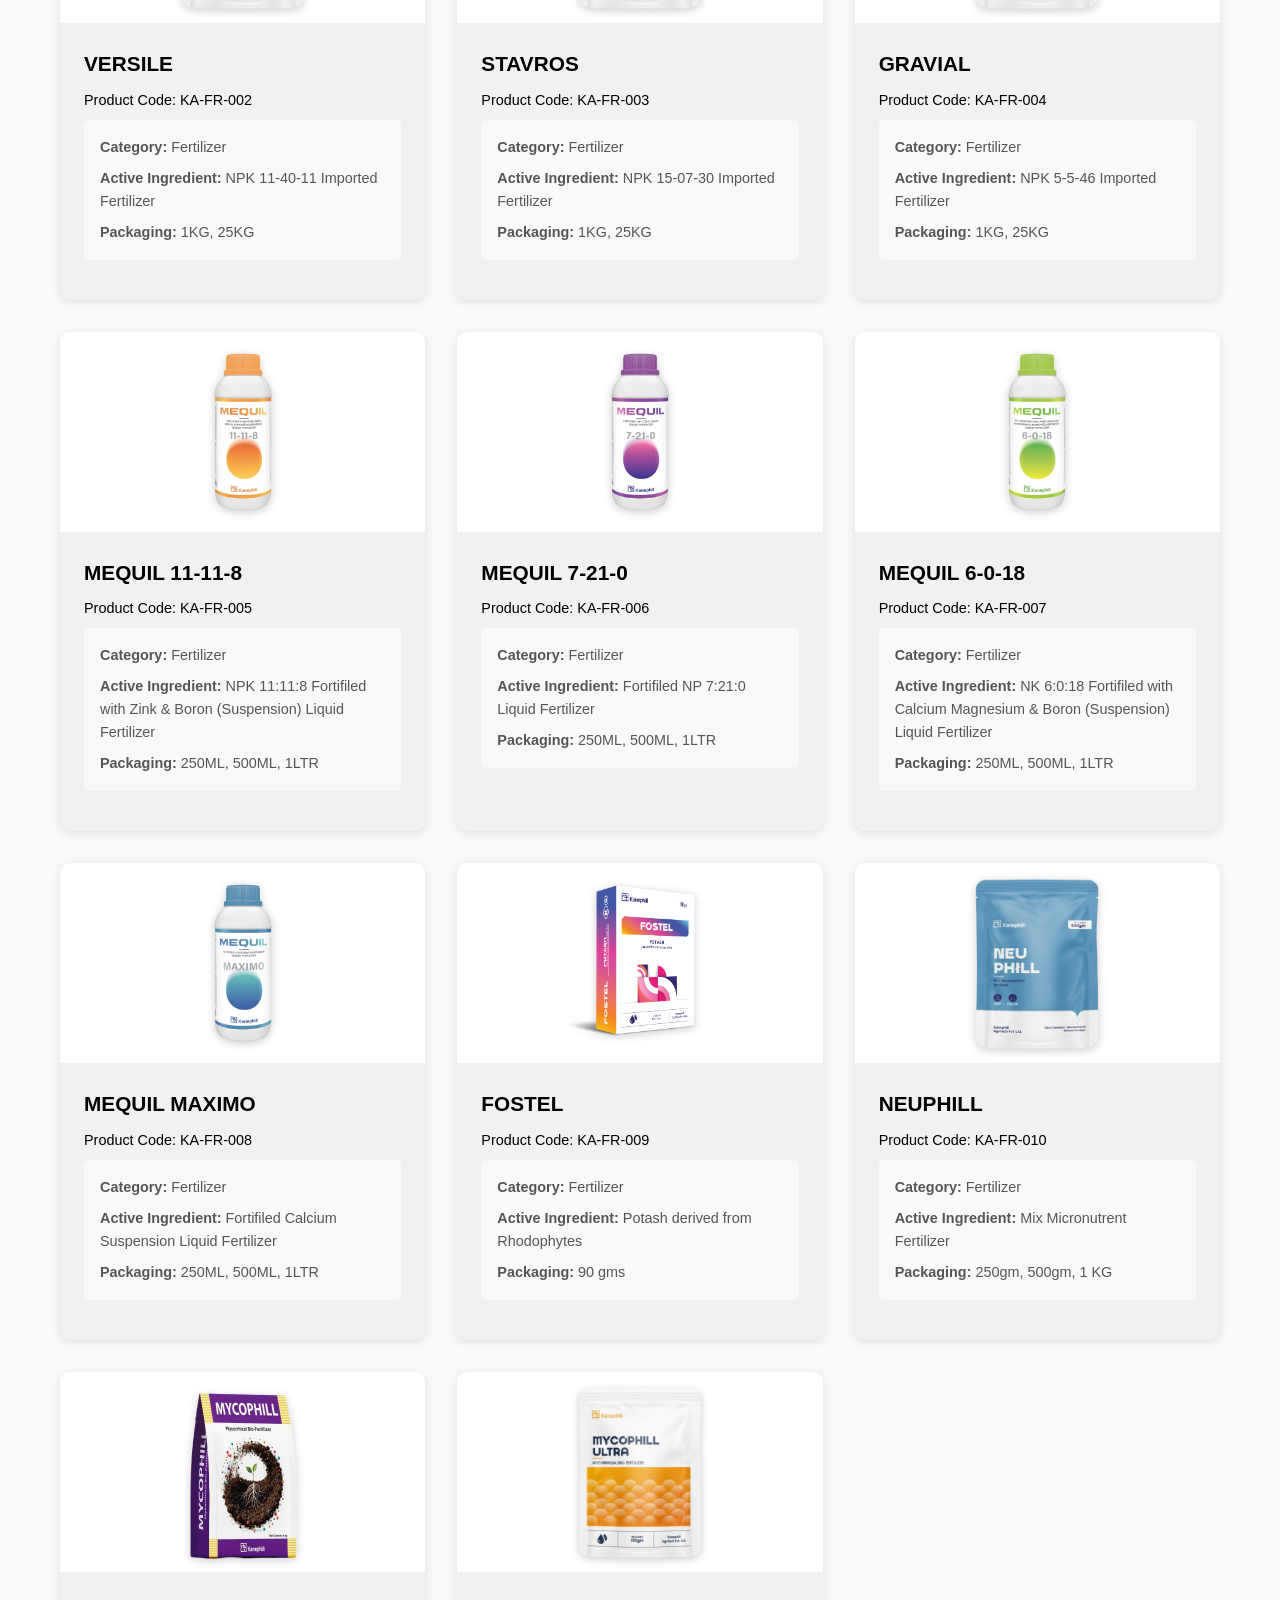
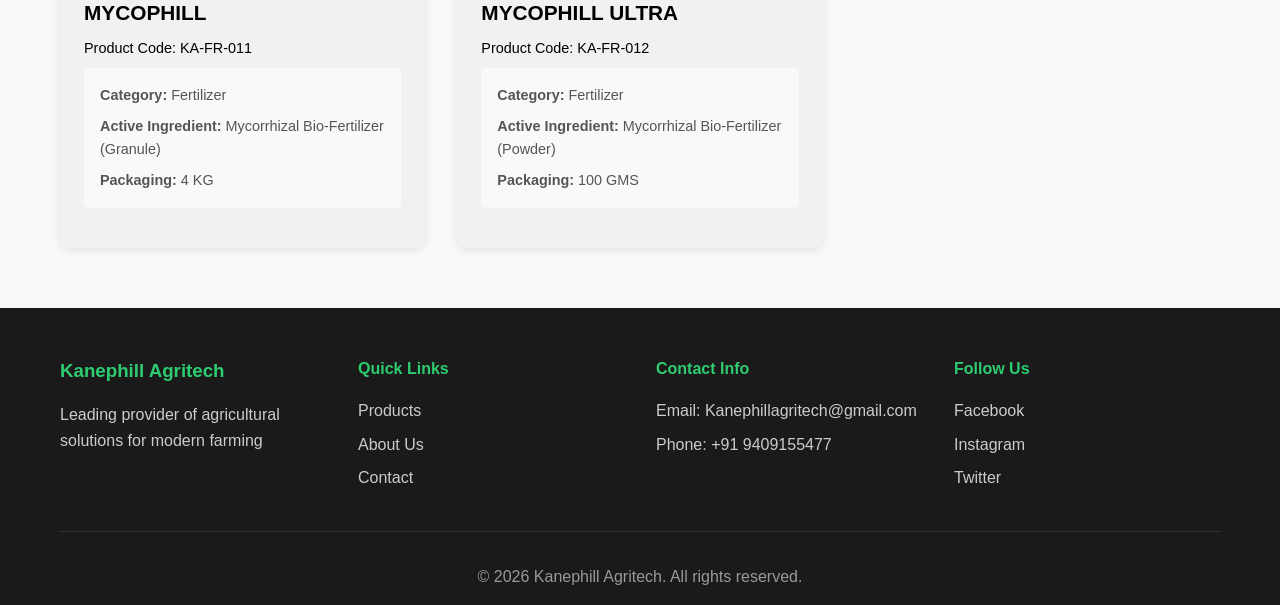
<file: Assets/products.html>
<!DOCTYPE html>
<html lang="en">
<head>
    <meta charset="UTF-8">
    <meta name="viewport" content="width=device-width, initial-scale=1.0">
    <title>Products - Kanephill Agritech</title>
    <meta name="description" content="Explore Kanephill Agritech's product range of insecticides, fungicides, herbicides, and fertilizers designed for modern and sustainable farming.">
    <meta name="keywords" content="Kanephill Agritech products, insecticides, fungicides, herbicides, fertilizers, crop protection, agritech products">
    <meta name="robots" content="index, follow">
    <link rel="canonical" href="products.html">
    <meta property="og:title" content="Kanephill Agritech Products" />
    <meta property="og:description" content="Browse our agricultural products, from crop protection to nutrient solutions, built for sustainable farming success." />
    <meta property="og:image" content="Images/banner2.jpeg" />
    <meta property="og:url" content="products.html" />
    <meta property="og:site_name" content="Kanephill Agritech" />
    <meta property="og:type" content="website" />
    <meta property="og:locale" content="en_IN" />
    <meta name="twitter:card" content="summary_large_image" />
    <meta name="twitter:title" content="Kanephill Agritech Products" />
    <meta name="twitter:description" content="See our full lineup of agricultural products, including insecticides, fungicides, herbicides, and fertilizers." />
    <meta name="twitter:image" content="Images/banner2.jpeg" />
    <link rel="icon" href="Images/Logo2.png">
    <link rel="stylesheet" href="style.css">
    <script type="application/ld+json">
    {
        "@context": "https://schema.org",
        "@type": "Organization",
        "name": "Kanephill Agritech",
        "logo": "Images/Logo.png",
        "sameAs": ["https://www.facebook.com/people/Kanephill-Agritech-Private-Limited/61563167587419/"]
    }
    </script>
</head>
<body>
    <!-- Navigation Bar -->
<nav class="navbar">
    <div class="container">
        <div class="logo">
            <a href="../index.html">
                <img src="Images/Logo.png" alt="Kanephill Agritech Logo" class="logo-img">
            </a>
        </div>
        <div class="nav-menu" id="navMenu">
            <a href="../index.html">Home</a>
            <a href="products.html" class="active">Products</a>
            <a href="about.html">About</a>
            <a href="contact.html">Contact</a>
        </div>
        <div class="hamburger" id="hamburger">
            <span></span>
            <span></span>
            <span></span>
        </div>
</nav>

    <!-- Page Header with Banner -->
    <div class="banner-slider">
        <div class="slides">
            <div class="slide">
                <img src="Images/banner2.jpeg" alt="Products Banner">
                <div class="slide-content">
                    <h2>Our Products</h2>
                    <p>Discover our complete range of agricultural solutions</p>
                </div>
            </div>
            <div class="slide">
                <img src="Images/banner1.webp" alt="Products Banner 2">
                <div class="slide-content">
                    <h2>Quality Products</h2>
                    <p>Trusted by farmers across the nation</p>
                </div>
            </div>
            <div class="slide">
                <img src="Images/banner3.jpeg" alt="Products Banner 3">
                <div class="slide-content">
                    <h2>Expert Solutions</h2>
                    <p>Professional agricultural products for better yield</p>
                </div>
            </div>
        </div>
        <div class="dots">
            <button class="dot active"></button>
            <button class="dot"></button>
            <button class="dot"></button>
        </div>
    </div>

    <!-- Filter Section -->
    <section class="filter-section">
        <div class="container">
            <h2>Filter by Category</h2>
            <div class="filter-buttons">
                <button class="filter-btn active" onclick="filterProducts('all')">All Products</button>
                <button class="filter-btn" onclick="filterProducts('insecticides')">Insecticides</button>
                <button class="filter-btn" onclick="filterProducts('fungicides')">Fungicides</button>
                <button class="filter-btn" onclick="filterProducts('herbicides')">Herbicides</button>
                <button class="filter-btn" onclick="filterProducts('PGR/Bio-stimulants')">PGR/Bio-stimulants</button>
                <button class="filter-btn" onclick="filterProducts('fertilizer')">Fertilizers</button>
            </div>
    </section>

    <!-- Products Grid -->
    <section class="products-section">
        <div class="container">
            <div class="products-grid-large">
                <!-- Products will be loaded here by JavaScript -->
            </div>
    </section>

    <!-- Developed for
Paresh Mali, Founder & MD — Kanephil Agritech

Website Developed By
Ankit Kushwaha — Freelance Developer

Project Executed By
Aurien Media
Rohit Shah — Founder & CEO

© All Rights Reserved by Aurien Media & Kanephil Agritech Pvt. Ltd. -->

    <!-- Footer -->
    <footer class="footer">
        <div class="container">
            <div class="footer-content">
                <div class="footer-section">
                    <h3>Kanephill Agritech</h3>
                    <p>Leading provider of agricultural solutions for modern farming</p>
                </div>
                <div class="footer-section">
                    <h4>Quick Links</h4>
                    <ul>
                        <li><a href="products.html">Products</a></li>
                        <li><a href="about.html">About Us</a></li>
                        <li><a href="contact.html">Contact</a></li>
                    </ul>
                </div>
                <div class="footer-section">
                    <h4>Contact Info</h4>
                    <p>Email: Kanephillagritech@gmail.com</p>
                    <p>Phone: +91 9409155477</p>
                </div>
                <div class="footer-section">
                    <h4>Follow Us</h4>
                    <ul>
                        <li><a href="https://www.facebook.com/people/Kanephill-Agritech-Private-Limited/61563167587419/">Facebook</a></li>
                        <li><a href="https://www.instagram.com/kanephill_agritech_pvt_ltd">Instagram</a></li>
                        <li><a href="https://x.com/KLimited87195">Twitter</a></li>
                    </ul>
                </div>
            </div>
            <div class="footer-bottom">
                <p>&copy; 2026 Kanephill Agritech. All rights reserved.</p>
            </div>
        </div>
    </footer>

    <script src="main.js"></script>
    <script src="banner-slider.js"></script>
</body>
</html></parameter>
</invoke>
</minimax:tool_call>
</file>
<file: Assets/style.css>
/* Global Styles */
* {
    margin: 0;
    padding: 0;
    box-sizing: border-box;
}

:root {
    --primary-color: #2ecc71;
    --secondary-color: #27ae60;
    --text-color: #333;
    --light-bg: #f8f9fa;
    --border-color: #ddd;
    --shadow: 0 2px 10px rgba(0, 0, 0, 0.1);
    --transition: all 0.3s ease;
}

html {
    scroll-behavior: smooth;
}

body {
    font-family: 'Segoe UI', Tahoma, Geneva, Verdana, sans-serif;
    line-height: 1.6;
    color: var(--text-color);
    background-color: #fff;
}

.container {
    max-width: 1200px;
    margin: 0 auto;
    padding: 0 20px;
}

/* Navigation Bar */
.navbar {
    background-color: #fff;
    box-shadow: var(--shadow);
    position: sticky;
    top: 0;
    z-index: 100;
}

.logo {
    display: flex;
    align-items: center;
    gap: 0.5rem;
}

.logo a {
    display: flex;
    align-items: center;
}

/* Developed for
Paresh Mali, Founder & MD — Kanephil Agritech

Website Developed By
Ankit Kushwaha — Freelance Developer

Project Executed By
Aurien Media
Rohit Shah — Founder & CEO

© All Rights Reserved by Aurien Media & Kanephil Agritech Pvt. Ltd. */

.logo-img {
    height: 40px;
    width: auto;
    object-fit: contain;
    transition: var(--transition);
}

.logo-img:hover {
    transform: scale(1.05);
}

@media (max-width: 480px) {
    .logo-img {
        height: 40px;
    }
}

.navbar .container {
    display: flex;
    justify-content: space-between;
    align-items: center;
    padding: 1rem 20px;
}

.logo h1 {
    color: var(--primary-color);
    font-size: 1.8rem;
    font-weight: 700;
}

.nav-menu {
    display: flex;
    gap: 2rem;
}

.nav-menu a {
    text-decoration: none;
    color: var(--text-color);
    font-weight: 500;
    transition: var(--transition);
    padding: 0.5rem 1rem;
}

.nav-menu a:hover,
.nav-menu a.active {
    color: var(--primary-color);
    border-bottom: 2px solid var(--primary-color);
}

.hamburger {
    display: none;
    flex-direction: column;
    cursor: pointer;
}

.hamburger span {
    width: 25px;
    height: 3px;
    background-color: var(--text-color);
    margin: 5px 0;
    transition: var(--transition);
    border-radius: 2px;
}

.hamburger.active span:nth-child(1) {
    transform: rotate(45deg) translate(10px, 10px);
}

.hamburger.active span:nth-child(2) {
    opacity: 0;
}

.hamburger.active span:nth-child(3) {
    transform: rotate(-45deg) translate(7px, -7px);
}

/* Banner Slider - Simple Right to Left */
.banner-slider {
    width: 100%;
    height: 500px;
    position: relative;
    overflow: hidden;
}

.banner-slider .slides {
    display: flex;
    width: 300%;
    height: 100%;
    transition: transform 0.8s ease-in-out;
}

.banner-slider .slide {
    width: 33.333%;
    height: 100%;
    position: relative;
}

.banner-slider .slide img {
    width: 100%;
    height: 100%;
    object-fit: cover;
}

.banner-slider .slide-content {
    position: absolute;
    top: 50%;
    left: 50%;
    transform: translate(-50%, -50%);
    text-align: center;
    color: white;
    z-index: 2;
    padding: 20px;
    width: 80%;
}

.banner-slider .slide-content h2 {
    font-size: 3rem;
    margin-bottom: 1rem;
    text-shadow: 2px 2px 4px rgba(0, 0, 0, 0.5);
}

.banner-slider .slide-content p {
    font-size: 1.3rem;
    margin-bottom: 2rem;
    text-shadow: 1px 1px 3px rgba(0, 0, 0, 0.5);
}

.banner-slider .dots {
    position: absolute;
    bottom: 20px;
    left: 50%;
    transform: translateX(-50%);
    display: flex;
    gap: 10px;
    z-index: 3;
}

.banner-slider .dot {
    width: 12px;
    height: 12px;
    border-radius: 50%;
    background-color: rgba(255, 255, 255, 0.5);
    cursor: pointer;
    transition: all 0.3s ease;
    border: none;
}

.banner-slider .dot.active,
.banner-slider .dot:hover {
    background-color: white;
    transform: scale(1.2);
}

@media (max-width: 768px) {
    .banner-slider {
        height: 400px;
    }

    .banner-slider .slide-content h2 {
        font-size: 2rem;
    }

    .banner-slider .slide-content p {
        font-size: 1rem;
    }
}

@media (max-width: 480px) {
    .banner-slider {
        height: 300px;
    }

    .banner-slider .slide-content h2 {
        font-size: 1.5rem;
    }
}

/* Hero Section */
.hero {
    background: linear-gradient(135deg, var(--primary-color) 0%, var(--secondary-color) 100%);
    color: white;
    padding: 100px 20px;
    text-align: center;
    min-height: 500px;
    display: flex;
    align-items: center;
    justify-content: center;
}

.hero-content h2 {
    font-size: 3rem;
    margin-bottom: 1rem;
    animation: slideInDown 0.8s ease;
}

.hero-content p {
    font-size: 1.3rem;
    margin-bottom: 2rem;
    animation: slideInUp 0.8s ease;
}

@keyframes slideInDown {
    from {
        opacity: 0;
        transform: translateY(-30px);
    }

    to {
        opacity: 1;
        transform: translateY(0);
    }
}

@keyframes slideInUp {
    from {
        opacity: 0;
        transform: translateY(30px);
    }

    to {
        opacity: 1;
        transform: translateY(0);
    }
}

/* Buttons */
.btn {
    display: inline-block;
    padding: 12px 30px;
    border-radius: 5px;
    text-decoration: none;
    font-weight: 600;
    transition: var(--transition);
    border: none;
    cursor: pointer;
    font-size: 1rem;
}

.btn-primary {
    background-color: white;
    color: var(--primary-color);
}

.btn-primary:hover {
    background-color: var(--light-bg);
    transform: translateY(-3px);
    box-shadow: var(--shadow);
}

.btn-secondary {
    background-color: var(--primary-color);
    color: white;
}

.btn-secondary:hover {
    background-color: var(--secondary-color);
    transform: translateY(-3px);
    box-shadow: var(--shadow);
}

/* Featured Products Section - Home Page */
.featured-products {
    padding: 80px 20px;
    background-color: var(--light-bg);
}

.featured-products .container {
    max-width: 1400px;
    margin: 0 auto;
}

.featured-products h2 {
    text-align: center;
    font-size: 2.5rem;
    margin-bottom: 3rem;
    color: var(--text-color);
}

.products-grid {
    display: grid;
    grid-template-columns: repeat(5, 1fr);
    gap: 1rem;
}

@media (max-width: 1024px) {
    .products-grid {
        grid-template-columns: repeat(2, 1fr);
    }
}

@media (max-width: 600px) {
    .products-grid {
        grid-template-columns: 1fr;
    }
}

.product-card {
    background-color: white;
    padding: 2rem 1rem;
    border-radius: 10px;
    text-align: center;
    box-shadow: var(--shadow);
    transition: var(--transition);
}

.product-card:hover {
    transform: translateY(-10px);
    box-shadow: 0 10px 25px rgba(0, 0, 0, 0.15);
}

.category-image {
    width: 100%;
    height: 150px;
    display: flex;
    align-items: center;
    justify-content: center;
    margin-bottom: 1rem;
    overflow: hidden;
}

.category-image img {
    max-width: 100%;
    max-height: 100%;
    width: auto;
    height: auto;
    object-fit: contain;
    transition: var(--transition);
}

.product-card:hover .category-image img {
    transform: scale(1.1);
}

.product-icon {
    font-size: 3rem;
    margin-bottom: 1rem;
}

.product-card h3 {
    color: var(--primary-color);
    margin-bottom: 1rem;
    font-size: 1.4rem;
}

.product-card p {
    color: #666;
    margin-bottom: 1.5rem;
    line-height: 1.8;
}

/* Why Choose Us Section */
.why-us {
    padding: 80px 20px;
    background-color: white;
}

.why-us h2 {
    text-align: center;
    font-size: 2.5rem;
    margin-bottom: 3rem;
    color: var(--text-color);
}

.features-grid {
    display: grid;
    grid-template-columns: repeat(auto-fit, minmax(250px, 1fr));
    gap: 2rem;
}

.feature {
    text-align: center;
    padding: 2rem;
    border-radius: 10px;
    background-color: var(--light-bg);
    transition: var(--transition);
}

.feature:hover {
    background-color: var(--primary-color);
    color: white;
    transform: translateY(-5px);
}

.feature-icon {
    font-size: 3rem;
    margin-bottom: 1rem;
}

.feature h3 {
    margin-bottom: 1rem;
    font-size: 1.3rem;
}

.feature p {
    color: #666;
    line-height: 1.8;
}

.feature:hover p {
    color: white;
}

/* Statistics Section */
.statistics {
    padding: 80px 20px;
    background: linear-gradient(135deg, var(--primary-color) 0%, var(--secondary-color) 100%);
    color: white;
}

.statistics h2 {
    text-align: center;
    font-size: 2.5rem;
    margin-bottom: 3rem;
}

.stats-grid {
    display: grid;
    grid-template-columns: repeat(auto-fit, minmax(250px, 1fr));
    gap: 2rem;
}

.stat-card {
    background-color: rgba(255, 255, 255, 0.1);
    padding: 2rem;
    border-radius: 10px;
    text-align: center;
    border: 1px solid rgba(255, 255, 255, 0.2);
    transition: var(--transition);
}

.stat-card:hover {
    background-color: rgba(255, 255, 255, 0.2);
    transform: translateY(-5px);
}

.stat-number {
    font-size: 2.5rem;
    font-weight: 700;
    margin-bottom: 0.5rem;
}

.stat-label {
    font-size: 1.1rem;
    font-weight: 500;
}

/* CTA Section */
.cta-section {
    padding: 60px 20px;
    text-align: center;
    background-color: var(--light-bg);
}

.cta-section h2 {
    font-size: 2rem;
    margin-bottom: 1rem;
    color: var(--text-color);
}

.cta-section p {
    font-size: 1.1rem;
    margin-bottom: 2rem;
    color: #666;
}

.cta-buttons {
    display: flex;
    gap: 1rem;
    justify-content: center;
    flex-wrap: wrap;
}

/* PAGE HEADER - Used on all pages */
.page-header {
    background: linear-gradient(135deg, var(--primary-color) 0%, var(--secondary-color) 100%);
    color: white;
    padding: 60px 20px;
    text-align: center;
    min-height: 250px;
    display: flex;
    align-items: center;
    justify-content: center;
}

.page-header h1 {
    font-size: 2.5rem;
    margin-bottom: 1rem;
}

.page-header p {
    font-size: 1.2rem;
}

/* PRODUCTS PAGE STYLES */
.filter-section {
    padding: 40px 20px;
    background-color: white;
    text-align: center;
}

.filter-section h2 {
    margin-bottom: 2rem;
    color: var(--text-color);
}

.filter-buttons {
    display: flex;
    gap: 1rem;
    justify-content: center;
    flex-wrap: wrap;
}

.filter-btn {
    padding: 10px 20px;
    border: 2px solid var(--primary-color);
    background-color: white;
    color: var(--primary-color);
    border-radius: 25px;
    cursor: pointer;
    font-weight: 600;
    transition: var(--transition);
}

.filter-btn:hover,
.filter-btn.active {
    background-color: var(--primary-color);
    color: white;
}

.products-section {
    padding: 60px 20px;
    background-color: var(--light-bg);
}

.products-grid-large {
    display: grid;
    grid-template-columns: repeat(auto-fill, minmax(350px, 1fr));
    gap: 2rem;
}

.product-item {
    background-color: #F1F1F1;
    border-radius: 10px;
    overflow: hidden;
    box-shadow: var(--shadow);
    transition: var(--transition);
    animation: fadeInUp 0.6s ease-out;
}

.product-item:hover {
    transform: translateY(-10px);
    box-shadow: 0 15px 30px rgba(0, 0, 0, 0.2);
}

.product-image {
    background: white;
    height: 200px;
    display: flex;
    align-items: center;
    justify-content: center;
    overflow: hidden;
    position: relative;
}

.product-image img {
    max-width: 100%;
    max-height: 100%;
    width: auto;
    height: auto;
    object-fit: contain;
    transition: var(--transition);
    filter: drop-shadow(0 2px 4px rgba(0, 0, 0, 0.2));
}

.product-item:hover .product-image img {
    transform: scale(1.1);
    filter: drop-shadow(0 4px 8px rgba(0, 0, 0, 0.3));
}

/* Developed for
Paresh Mali, Founder & MD — Kanephil Agritech

Website Developed By
Ankit Kushwaha — Freelance Developer

Project Executed By
Aurien Media
Rohit Shah — Founder & CEO

© All Rights Reserved by Aurien Media & Kanephil Agritech Pvt. Ltd. */

.product-image-placeholder {
    background: linear-gradient(135deg, #e8f5e9 0%, #c8e6c9 100%);
    display: flex;
    align-items: center;
    justify-content: center;
    height: 200px;
    width: 100%;
}

.product-image-placeholder img {
    max-width: 80%;
    max-height: 80%;
    object-fit: contain;
    filter: drop-shadow(0 2px 4px rgba(0, 0, 0, 0.1));
}

.product-icon-large {
    font-size: 3.5rem;
}

.product-details {
    padding: 1.5rem;
}

.product-details h3 {
    color: #000000;
    margin-bottom: 0.5rem;
    font-size: 1.3rem;
}

.product-code {
    color: #000000;
    font-size: 0.9rem;
    margin-bottom: 0.5rem;
}

.product-description {
    color: #666;
    margin-bottom: 1rem;
    font-size: 0.95rem;
}

.product-specs {
    background-color: var(--light-bg);
    padding: 1rem;
    border-radius: 5px;
    margin-bottom: 1rem;
    font-size: 0.9rem;
}

.product-specs p {
    margin-bottom: 0.5rem;
    color: #555;
}

.product-specs p:last-child {
    margin-bottom: 0;
}

.product-footer {
    display: flex;
    justify-content: space-between;
    align-items: center;
    margin-top: 1rem;
    padding-top: 1rem;
    border-top: 1px solid var(--border-color);
}

.price {
    font-size: 1.3rem;
    font-weight: 700;
    color: var(--primary-color);
}

/* ABOUT PAGE STYLES */
.about-section {
    padding: 80px 20px;
    background-color: white;
}

.about-content {
    max-width: 800px;
    margin: 0 auto;
}

.about-text h2 {
    color: var(--primary-color);
    font-size: 2rem;
    margin-bottom: 1.5rem;
}

.about-text p {
    color: #666;
    font-size: 1.05rem;
    line-height: 1.9;
    margin-bottom: 1.5rem;
    text-align: justify;
}

.mission-vision {
    padding: 60px 20px;
    background-color: var(--light-bg);
}

.mv-grid {
    display: grid;
    grid-template-columns: repeat(auto-fit, minmax(300px, 1fr));
    gap: 2rem;
    max-width: 900px;
    margin: 0 auto;
}

.mv-card {
    background-color: white;
    padding: 2rem;
    border-radius: 10px;
    box-shadow: var(--shadow);
    transition: var(--transition);
}

.mv-card:hover {
    transform: translateY(-5px);
    box-shadow: 0 10px 25px rgba(0, 0, 0, 0.15);
}

.mv-card h3 {
    color: var(--primary-color);
    margin-bottom: 1rem;
    font-size: 1.5rem;
}

.mv-card p {
    color: #666;
    line-height: 1.8;
}

.values-section {
    padding: 80px 20px;
    background-color: white;
}

.values-section h2 {
    text-align: center;
    font-size: 2.5rem;
    margin-bottom: 3rem;
    color: var(--text-color);
}

.values-grid {
    display: grid;
    grid-template-columns: repeat(auto-fit, minmax(250px, 1fr));
    gap: 2rem;
}

.value-item {
    text-align: center;
    padding: 2rem;
    background-color: var(--light-bg);
    border-radius: 10px;
    transition: var(--transition);
}

.value-item:hover {
    background-color: var(--primary-color);
    color: white;
    transform: translateY(-5px);
}

.value-icon {
    font-size: 3rem;
    margin-bottom: 1rem;
}

.value-item h3 {
    margin-bottom: 0.5rem;
    color: var(--primary-color);
}

.value-item:hover h3 {
    color: white;
}

.value-item p {
    color: #666;
}

.value-item:hover p {
    color: white;
}

.why-choose-us {
    padding: 80px 20px;
    background-color: white;
}

.why-choose-us h2 {
    text-align: center;
    font-size: 2.5rem;
    margin-bottom: 3rem;
    color: var(--text-color);
}

.choose-grid {
    display: grid;
    grid-template-columns: repeat(auto-fit, minmax(280px, 1fr));
    gap: 2rem;
}

.choose-item {
    background-color: white;
    padding: 2rem;
    border-radius: 10px;
    box-shadow: var(--shadow);
    transition: var(--transition);
}

.choose-item:hover {
    transform: translateY(-5px);
    box-shadow: 0 10px 25px rgba(0, 0, 0, 0.15);
}

.choose-item h3 {
    color: var(--primary-color);
    margin-bottom: 1rem;
    font-size: 1.2rem;
}

.choose-item p {
    color: #666;
    line-height: 1.8;
}

.team-section {
    padding: 80px 20px;
    background-color: var(--light-bg);
}

.team-section h2 {
    text-align: center;
    font-size: 2.5rem;
    margin-bottom: 3rem;
    color: var(--text-color);
}

.team-grid {
    display: grid;
    grid-template-columns: repeat(auto-fit, minmax(280px, 1fr));
    gap: 2rem;
}

.team-member {
    background-color: white;
    padding: 2rem;
    border-radius: 10px;
    text-align: center;
    transition: var(--transition);
}

.team-member:hover {
    background-color: var(--primary-color);
    color: white;
    transform: translateY(-5px);
}

.member-avatar {
    font-size: 4rem;
    margin-bottom: 1rem;
}

.team-member h3 {
    color: var(--primary-color);
    margin-bottom: 0.5rem;
}

.team-member:hover h3 {
    color: white;
}

.member-position {
    color: #999;
    font-weight: 600;
    margin-bottom: 1rem;
}

.team-member:hover .member-position {
    color: rgba(255, 255, 255, 0.8);
}

.member-bio {
    color: #666;
    font-size: 0.95rem;
    line-height: 1.6;
}

.team-member:hover .member-bio {
    color: white;
}

/* CONTACT PAGE STYLES */
.contact-info {
    padding: 60px 20px;
    background-color: white;
}

.info-grid {
    display: grid;
    grid-template-columns: repeat(auto-fit, minmax(280px, 1fr));
    gap: 2rem;
}

.info-card {
    background-color: var(--light-bg);
    padding: 2rem;
    border-radius: 10px;
    text-align: center;
    transition: var(--transition);
}

.info-card:hover {
    background-color: var(--primary-color);
    color: white;
    transform: translateY(-5px);
}

.info-icon {
    font-size: 3rem;
    margin-bottom: 1rem;
}

.info-card h3 {
    color: var(--primary-color);
    margin-bottom: 1rem;
    font-size: 1.3rem;
}

.info-card:hover h3 {
    color: white;
}

.info-card p {
    color: #666;
    margin-bottom: 0.5rem;
    font-size: 0.95rem;
}

.info-card:hover p {
    color: white;
}

.faq-section {
    padding: 80px 20px;
    background-color: var(--light-bg);
}

.faq-section h2 {
    text-align: center;
    font-size: 2.5rem;
    margin-bottom: 3rem;
    color: var(--text-color);
}

.faq-grid {
    display: grid;
    grid-template-columns: repeat(auto-fit, minmax(280px, 1fr));
    gap: 2rem;
}

.faq-item {
    background-color: white;
    padding: 1.5rem;
    border-radius: 10px;
    transition: var(--transition);
}

.faq-item:hover {
    background-color: var(--primary-color);
    color: white;
    transform: translateY(-3px);
}

.faq-item h3 {
    color: var(--primary-color);
    margin-bottom: 1rem;
    font-size: 1.1rem;
}

.faq-item:hover h3 {
    color: white;
}

.faq-item p {
    color: #666;
    font-size: 0.95rem;
    line-height: 1.6;
}

.faq-item:hover p {
    color: white;
}

.map-section {
    padding: 80px 20px;
    background-color: var(--light-bg);
}

.map-section h2 {
    text-align: center;
    font-size: 2.5rem;
    margin-bottom: 3rem;
    color: var(--text-color);
}

.map-container {
    max-width: 900px;
    margin: 0 auto;
    border-radius: 10px;
    overflow: hidden;
    box-shadow: var(--shadow);
}

/* Footer */
.footer {
    background-color: #1a1a1a;
    color: white;
    padding: 3rem 20px 1rem;
}

.footer-content {
    display: grid;
    grid-template-columns: repeat(auto-fit, minmax(250px, 1fr));
    gap: 2rem;
    margin-bottom: 2rem;
}

.footer-section h3,
.footer-section h4 {
    color: var(--primary-color);
    margin-bottom: 1rem;
}

.footer-section p {
    color: #ccc;
    margin-bottom: 0.5rem;
}

.footer-section ul {
    list-style: none;
}

.footer-section ul li {
    margin-bottom: 0.5rem;
}

.footer-section a {
    color: #ccc;
    text-decoration: none;
    transition: var(--transition);
}

.footer-section a:hover {
    color: var(--primary-color);
}

.footer-bottom {
    text-align: center;
    padding-top: 2rem;
    border-top: 1px solid #333;
    color: #999;
}

/* Scroll to Top Button */
.scroll-to-top {
    position: fixed;
    bottom: 30px;
    right: 30px;
    width: 50px;
    height: 50px;
    background-color: var(--primary-color);
    color: white;
    border: none;
    border-radius: 50%;
    font-size: 1.5rem;
    cursor: pointer;
    display: none;
    z-index: 99;
    transition: var(--transition);
    box-shadow: var(--shadow);
}

.scroll-to-top:hover {
    background-color: var(--secondary-color);
    transform: translateY(-3px);
}

/* Animations */
.animate-in {
    animation: fadeInUp 0.6s ease-out;
}

@keyframes fadeInUp {
    from {
        opacity: 0;
        transform: translateY(30px);
    }

    to {
        opacity: 1;
        transform: translateY(0);
    }
}

/* Form Validation */
input.error,
textarea.error {
    border-color: #e74c3c !important;
    background-color: #fadbd8;
}

.success-message {
    background-color: #d4edda;
    color: #155724;
    padding: 12px 20px;
    border-radius: 5px;
    margin-top: 20px;
    border: 1px solid #c3e6cb;
    animation: fadeInUp 0.3s ease-out;
}

/* Responsive Design */
@media (max-width: 768px) {
    .hamburger {
        display: flex;
    }

    .nav-menu {
        display: none;
        position: absolute;
        top: 70px;
        left: 0;
        width: 100%;
        flex-direction: column;
        background-color: white;
        padding: 1rem;
        box-shadow: var(--shadow);
        gap: 0;
    }

    /* Developed for
Paresh Mali, Founder & MD — Kanephil Agritech

Website Developed By
Ankit Kushwaha — Freelance Developer

Project Executed By
Aurien Media
Rohit Shah — Founder & CEO

© All Rights Reserved by Aurien Media & Kanephil Agritech Pvt. Ltd. */

    .nav-menu.active {
        display: flex;
    }

    .nav-menu a {
        padding: 1rem;
        border-bottom: 1px solid var(--border-color);
    }

    .hero-content h2 {
        font-size: 2rem;
    }

    .hero-content p {
        font-size: 1rem;
    }

    .featured-products h2,
    .why-us h2,
    .statistics h2,
    .values-section h2,
    .why-choose-us h2,
    .team-section h2,
    .faq-section h2,
    .map-section h2 {
        font-size: 2rem;
    }

    .products-grid,
    .features-grid,
    .stats-grid,
    .values-grid,
    .choose-grid,
    .team-grid,
    .info-grid,
    .faq-grid,
    .mv-grid {
        grid-template-columns: 1fr;
        gap: 1.5rem;
    }

    .hero {
        min-height: 350px;
        padding: 50px 20px;
    }

    .page-header {
        min-height: 200px;
        padding: 40px 20px;
    }

    .page-header h1 {
        font-size: 1.8rem;
    }

    .products-grid-large {
        grid-template-columns: 1fr;
    }

    .cta-buttons {
        flex-direction: column;
    }

    .cta-buttons .btn {
        width: 100%;
    }

    .form-wrapper {
        padding: 1.5rem;
    }

    .form-row {
        grid-template-columns: 1fr;
    }

    .filter-buttons {
        flex-direction: column;
    }

    .filter-btn {
        width: 100%;
    }
}

@media (max-width: 480px) {
    .logo h1 {
        font-size: 1.3rem;
    }

    .hero-content h2 {
        font-size: 1.5rem;
    }

    .featured-products,
    .why-us,
    .statistics,
    .values-section,
    .why-choose-us,
    .team-section,
    .contact-info,
    .contact-form-section,
    .faq-section,
    .map-section,
    .about-section,
    .mission-vision {
        padding: 40px 20px;
    }

    .btn {
        padding: 10px 20px;
        font-size: 0.9rem;
    }

    .product-footer {
        flex-direction: column;
        align-items: flex-start;
        gap: 1rem;
    }

    .product-footer .btn {
        width: 100%;
    }

    .stat-number {
        font-size: 2rem;
    }

    .mv-card,
    .choose-item,
    .team-member,
    .info-card,
    .faq-item {
        padding: 1.5rem;
    }

    .filter-section h2 {
        font-size: 1.5rem;
    }
}
</file>
